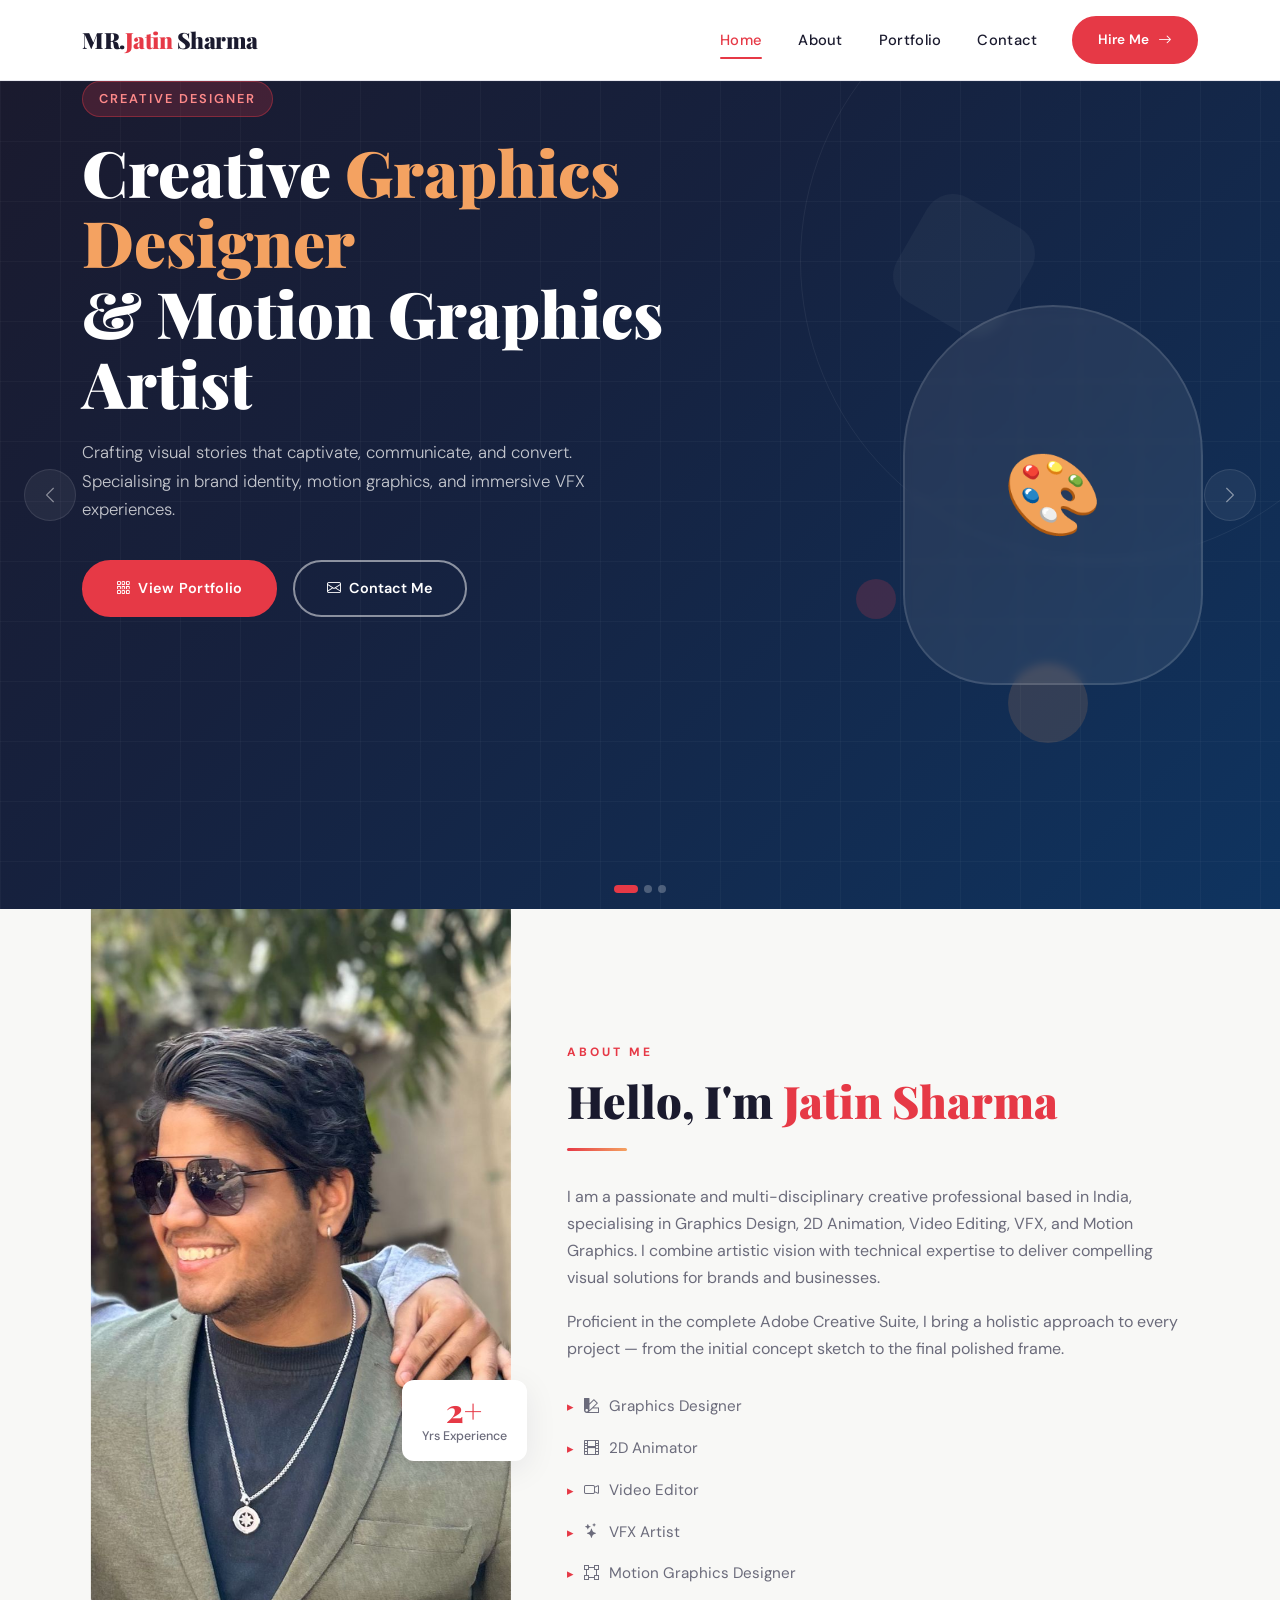
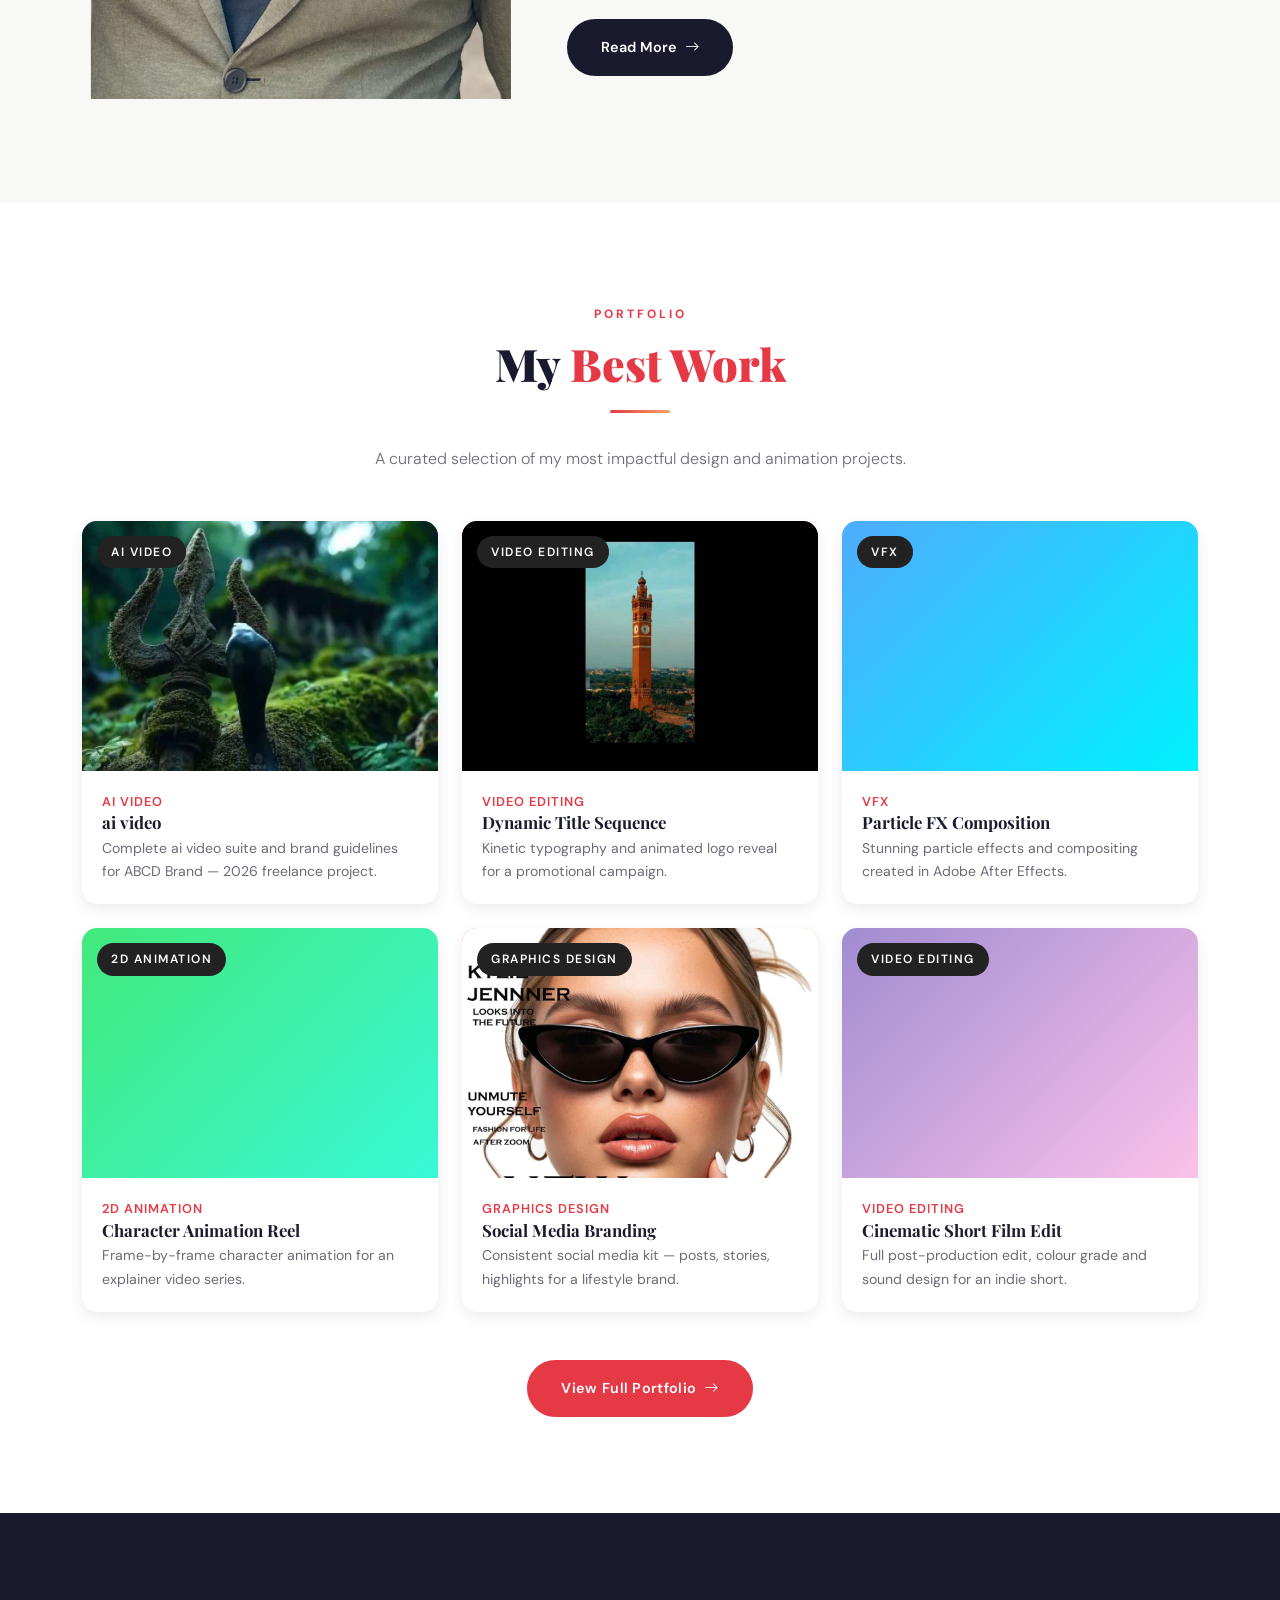
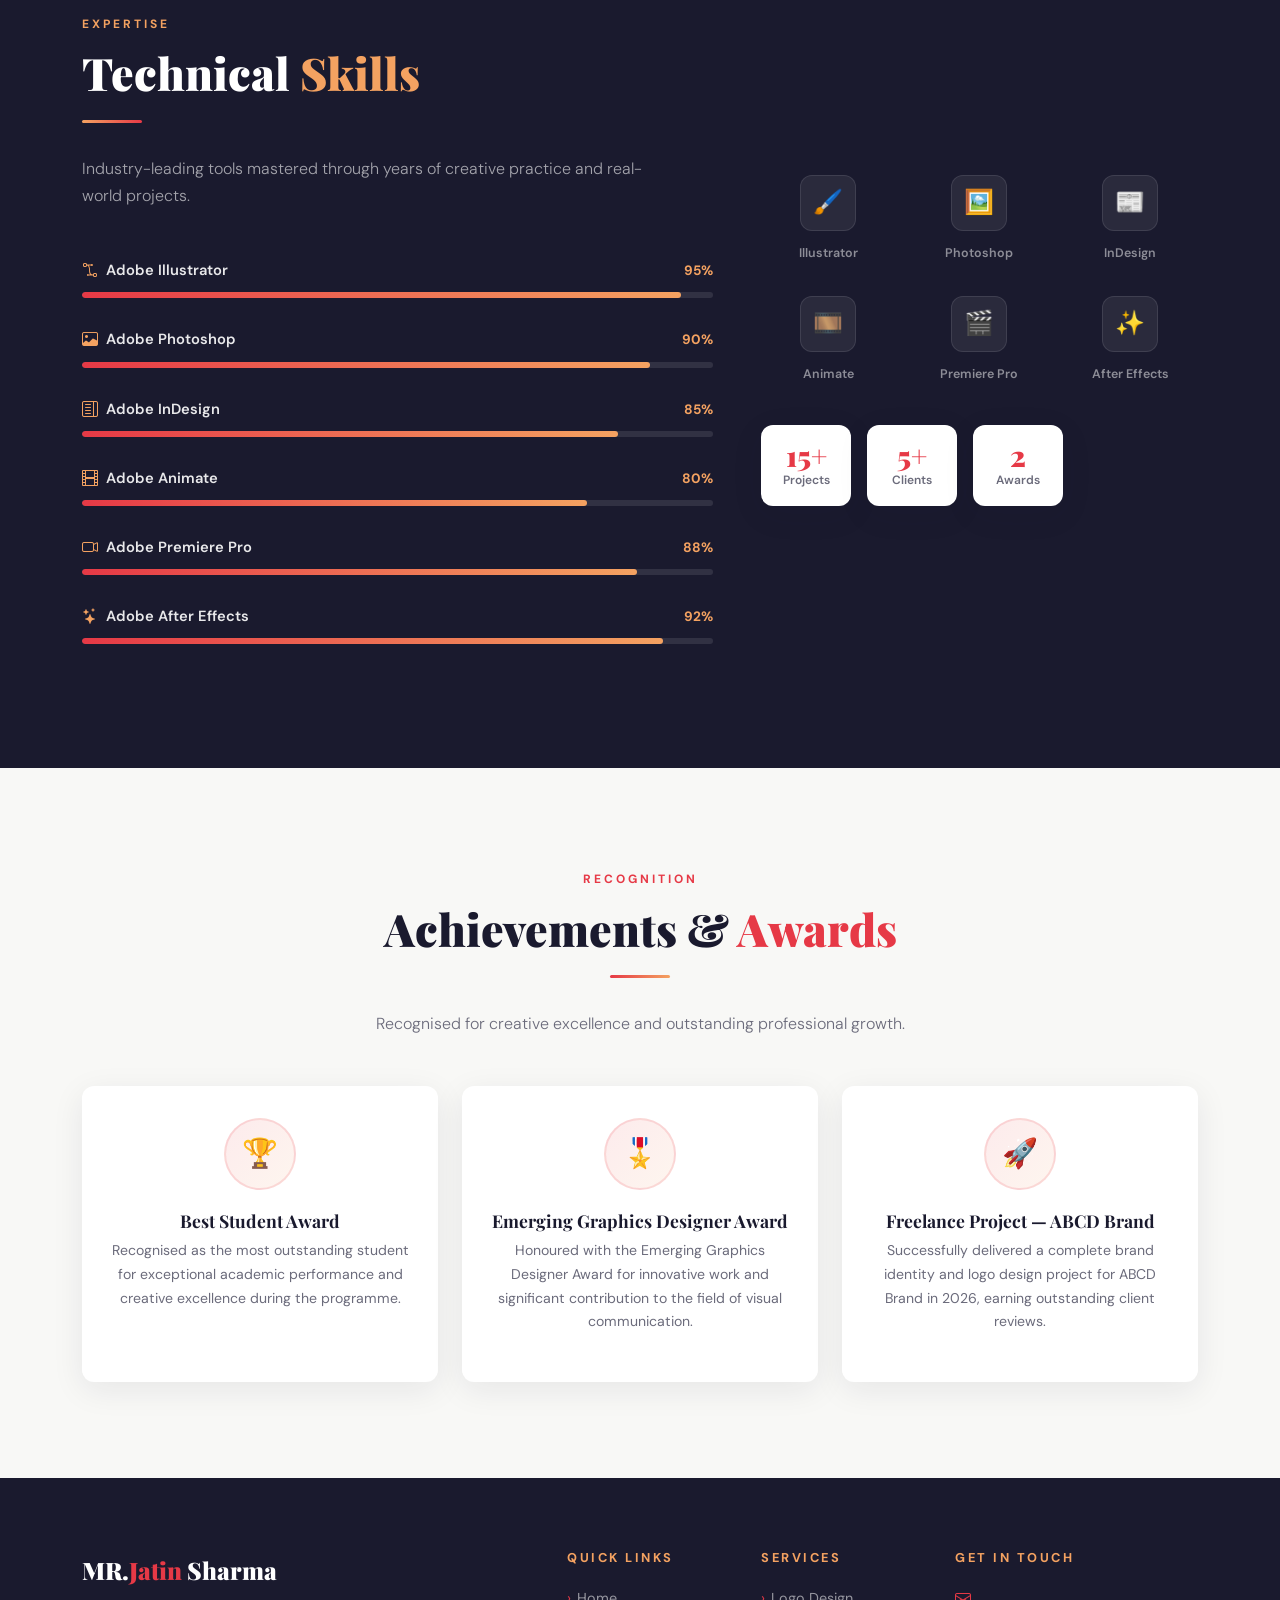
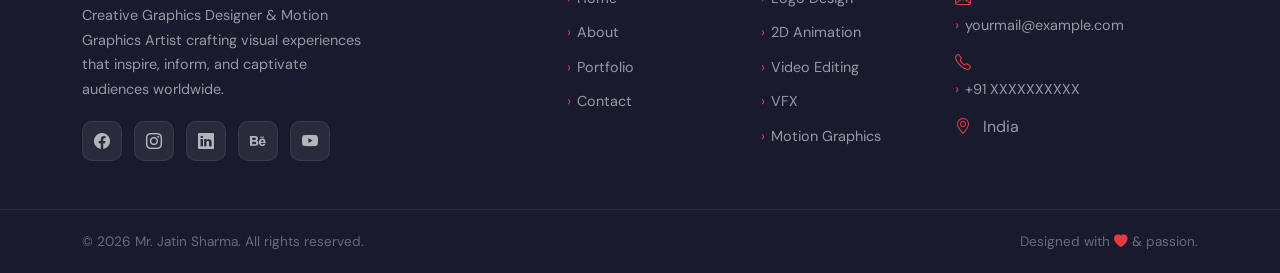
<file: index.html>
<!DOCTYPE html>
<html lang="en">
<head>
  <meta charset="UTF-8" />
  <meta name="viewport" content="width=device-width, initial-scale=1.0" />
  <meta name="description" content="Mr. Jatin Sharma – Creative Graphics Designer, 2D Animator, VFX Artist & Motion Graphics Designer." />
  <title>Mr. Jatin Sharma | Graphics Designer</title>

  <!-- Bootstrap 5 CDN -->
  <link href="https://cdn.jsdelivr.net/npm/bootstrap@5.3.3/dist/css/bootstrap.min.css" rel="stylesheet" />

  <!-- Bootstrap Icons CDN -->
  <link href="https://cdn.jsdelivr.net/npm/bootstrap-icons@1.11.3/font/bootstrap-icons.min.css" rel="stylesheet" />

  <!-- Google Fonts -->
  <link href="https://fonts.googleapis.com/css2?family=Playfair+Display:wght@400;700;900&family=DM+Sans:wght@300;400;500;600&display=swap" rel="stylesheet" />

  <!-- Custom Stylesheet -->
  <link rel="stylesheet" href="style.css" />
</head>
<body>

  <!-- ============================================================
       NAVBAR
       ============================================================ -->
  <nav class="navbar navbar-expand-lg navbar-light">
    <div class="container">

      <!-- Brand / Logo -->
      <a class="navbar-brand" href="index.html">
        MR.<span>Jatin</span>&nbsp;Sharma
      </a>

      <!-- Mobile Toggle -->
      <button class="navbar-toggler" type="button"
              data-bs-toggle="collapse" data-bs-target="#mainNav"
              aria-controls="mainNav" aria-expanded="false" aria-label="Toggle navigation">
        <i class="bi bi-list" style="font-size:1.6rem;color:var(--primary)"></i>
      </button>

      <!-- Nav Links -->
      <div class="collapse navbar-collapse" id="mainNav">
        <ul class="navbar-nav ms-auto align-items-lg-center">
          <li class="nav-item"><a class="nav-link active" href="index.html">Home</a></li>
          <li class="nav-item"><a class="nav-link" href="about.html">About</a></li>
          <li class="nav-item"><a class="nav-link" href="portfolio.html">Portfolio</a></li>
          <li class="nav-item"><a class="nav-link" href="contact.html">Contact</a></li>
        </ul>
        <!-- CTA button in navbar (large screens) -->
        <a href="contact.html" class="btn-primary-custom ms-3 d-none d-lg-inline-flex" style="padding:10px 24px;font-size:.85rem;">
          Hire Me <i class="bi bi-arrow-right"></i>
        </a>
      </div>
    </div>
  </nav>


  <!-- ============================================================
       HERO CAROUSEL
       ============================================================ -->
  <section class="hero-carousel p-0">
    <div id="heroCarousel" class="carousel slide carousel-fade" data-bs-ride="carousel" data-bs-interval="5000">

      <!-- Carousel Indicators -->
      <div class="carousel-indicators">
        <button type="button" data-bs-target="#heroCarousel" data-bs-slide-to="0" class="active"></button>
        <button type="button" data-bs-target="#heroCarousel" data-bs-slide-to="1"></button>
        <button type="button" data-bs-target="#heroCarousel" data-bs-slide-to="2"></button>
      </div>

      <div class="carousel-inner">

        <!-- Slide 1 -->
        <div class="carousel-item active hero-slide hero-slide-1">
          <!-- Floating decorative shapes -->
          <div class="hero-shapes">
            <div class="shape shape-1"></div>
            <div class="shape shape-2"></div>
            <div class="shape shape-3"></div>
          </div>
          <!-- Profile image placeholder -->
          <div class="hero-image-block">
            <div class="hero-img-placeholder">🎨</div>
          </div>
          <!-- Text Content -->
          <div class="container">
            <div class="hero-content">
              <div class="hero-tag">Creative Designer</div>
              <h1 class="hero-heading">
                Creative <em>Graphics Designer</em><br>& Motion Graphics Artist
              </h1>
              <p class="hero-desc">
                Crafting visual stories that captivate, communicate, and convert.
                Specialising in brand identity, motion graphics, and immersive VFX experiences.
              </p>
              <div class="d-flex flex-wrap gap-3 hero-buttons">
                <a href="portfolio.html" class="btn-primary-custom">
                  <i class="bi bi-grid-3x3-gap"></i> View Portfolio
                </a>
                <a href="contact.html" class="btn-outline-custom">
                  <i class="bi bi-envelope"></i> Contact Me
                </a>
              </div>
            </div>
          </div>
        </div><!-- /Slide 1 -->

        <!-- Slide 2 -->
        <div class="carousel-item hero-slide hero-slide-2">
          <div class="hero-shapes">
            <div class="shape shape-1"></div>
            <div class="shape shape-2"></div>
          </div>
          <div class="hero-image-block">
            <div class="hero-img-placeholder">🎬</div>
          </div>
          <div class="container">
            <div class="hero-content">
              <div class="hero-tag">2D Animator & VFX Artist</div>
              <h1 class="hero-heading">
                Bringing <em>Ideas to Life</em><br>Through Animation
              </h1>
              <p class="hero-desc">
                From 2D frame-by-frame animation to cinematic VFX compositing —
                transforming raw concepts into breathtaking visual experiences.
              </p>
              <div class="d-flex flex-wrap gap-3 hero-buttons">
                <a href="portfolio.html" class="btn-primary-custom">
                  <i class="bi bi-play-circle"></i> See My Work
                </a>
                <a href="about.html" class="btn-outline-custom">
                  <i class="bi bi-person"></i> About Me
                </a>
              </div>
            </div>
          </div>
        </div><!-- /Slide 2 -->

        <!-- Slide 3 -->
        <div class="carousel-item hero-slide hero-slide-3">
          <div class="hero-shapes">
            <div class="shape shape-3"></div>
            <div class="shape shape-1"></div>
          </div>
          <div class="hero-image-block">
            <div class="hero-img-placeholder">✂️</div>
          </div>
          <div class="container">
            <div class="hero-content">
              <div class="hero-tag">Video Editor</div>
              <h1 class="hero-heading">
                Editing Stories<br>With <em>Precision & Passion</em>
              </h1>
              <p class="hero-desc">
                Expert video editing and colour grading in Adobe Premiere Pro and After Effects —
                giving your brand the cinematic edge it deserves.
              </p>
              <div class="d-flex flex-wrap gap-3 hero-buttons">
                <a href="portfolio.html" class="btn-primary-custom">
                  <i class="bi bi-camera-video"></i> Watch Reels
                </a>
                <a href="contact.html" class="btn-outline-custom">
                  <i class="bi bi-chat-dots"></i> Let's Talk
                </a>
              </div>
            </div>
          </div>
        </div><!-- /Slide 3 -->

      </div><!-- /carousel-inner -->

      <!-- Carousel Controls -->
      <button class="carousel-control-prev" type="button" data-bs-target="#heroCarousel" data-bs-slide="prev">
        <span class="carousel-control-prev-icon"></span>
      </button>
      <button class="carousel-control-next" type="button" data-bs-target="#heroCarousel" data-bs-slide="next">
        <span class="carousel-control-next-icon"></span>
      </button>

    </div>
  </section><!-- /Hero Carousel -->


  <!-- ============================================================
       ABOUT PREVIEW SECTION
       ============================================================ -->
  <section class="about-preview">
    <div class="container">
      <div class="row align-items-center g-5">

        <!-- Image Column -->
        <div class="col-lg-5 text-center">
          <div class="about-img-wrap">
            <!-- Profile image placeholder (replace src with actual image) -->
            <div class="about-img-placeholder">
              <img src="images/PORTFOLIO IMAGE.jpeg" alt="Profile Image" class="img-fluid">
            </div>
            <!-- Experience badge -->
            <div class="about-badge">
              <div class="badge-num">2+</div>
              <div class="badge-label">Yrs Experience</div>
            </div>
          </div>
        </div>

        <!-- Text Column -->
        <div class="col-lg-7">
          <div class="section-tag">About Me</div>
          <h2 class="section-title">Hello, I'm <span>Jatin Sharma</span></h2>
          <div class="divider"></div>

          <p class="mb-3" style="color:var(--text-muted)">
            I am a passionate and multi-disciplinary creative professional based in India, specialising in
            Graphics Design, 2D Animation, Video Editing, VFX, and Motion Graphics. I combine artistic
            vision with technical expertise to deliver compelling visual solutions for brands and businesses.
          </p>
          <p class="mb-4" style="color:var(--text-muted)">
            Proficient in the complete Adobe Creative Suite, I bring a holistic approach to every project —
            from the initial concept sketch to the final polished frame.
          </p>

          <!-- Profession tags -->
          <ul class="list-unstyled about-list mb-4">
            <li><i class="bi bi-palette2"></i> Graphics Designer</li>
            <li><i class="bi bi-film"></i> 2D Animator</li>
            <li><i class="bi bi-camera-video"></i> Video Editor</li>
            <li><i class="bi bi-stars"></i> VFX Artist</li>
            <li><i class="bi bi-bounding-box"></i> Motion Graphics Designer</li>
          </ul>

          <a href="about.html" class="btn-dark-custom">
            Read More <i class="bi bi-arrow-right"></i>
          </a>
        </div>

      </div>
    </div>
  </section><!-- /About Preview -->


  <!-- ============================================================
       MY BEST WORK SECTION
       ============================================================ -->
  <section>
    <div class="container">
      <!-- Section Header -->
      <div class="text-center mb-5">
        <div class="section-tag">Portfolio</div>
        <h2 class="section-title">My <span>Best Work</span></h2>
        <div class="divider center"></div>
        <p class="section-subtitle mx-auto">A curated selection of my most impactful design and animation projects.</p>
      </div>

      <!-- Work Cards Grid -->
      <div class="row g-4">

        <!-- Card 1 — Logo Design -->
        <div class="col-sm-6 col-lg-4">
          <div class="work-card card h-100">
            <div class="work-img">
              <div class="work-img-placeholder work-g1">
			    <img src="images/ai.jpeg" alt=""/> 
              </div>
              <span class="overlay-tag">ai video</span>
            </div>
            <div class="card-body">
              <div class="card-category">ai video</div>
              <h5 class="card-title">ai video </h5>
              <p class="card-text" style="font-size:.88rem;color:var(--text-muted)">
                Complete ai video suite and brand guidelines for ABCD Brand — 2026 freelance project.
              </p>
            </div>
          </div>
        </div>

        <!-- Card 2 — Motion Graphics -->
        <div class="col-sm-6 col-lg-4">
          <div class="work-card card h-100">
            <div class="work-img">
              <div class="work-img-placeholder work-g2">
              <img src="images/buil.jpeg" alt=""/> </div>
              <span class="overlay-tag">video editing</span>
            </div>
            <div class="card-body">
              <div class="card-category">video editing</div>
              <h5 class="card-title">Dynamic Title Sequence</h5>
              <p class="card-text" style="font-size:.88rem;color:var(--text-muted)">
                Kinetic typography and animated logo reveal for a promotional campaign.
              </p>
            </div>
          </div>
        </div>

        <!-- Card 3 — VFX -->
        <div class="col-sm-6 col-lg-4">
          <div class="work-card card h-100">
            <div class="work-img">
              <div class="work-img-placeholder work-g3">
                <video autoplay muted loop playsinline>
        <source src="images/Comp 1.mp4" type="video/mp4">
    </video>
              </div>
              <span class="overlay-tag">VFX</span>
            </div>
            <div class="card-body">
              <div class="card-category">VFX</div>
              <h5 class="card-title">Particle FX Composition</h5>
              <p class="card-text" style="font-size:.88rem;color:var(--text-muted)">
                Stunning particle effects and compositing created in Adobe After Effects.
              </p>
            </div>
          </div>
        </div>

        <!-- Card 4 — 2D Animation -->
        <div class="col-sm-6 col-lg-4">
          <div class="work-card card h-100">
            <div class="work-img">
              <div class="work-img-placeholder work-g4">
                 <video autoplay muted loop playsinline>
        <source src="images/2d.mp4" type="video/mp4">
    </video>

              </div>
              <span class="overlay-tag">2D Animation</span>
            </div>
            <div class="card-body">
              <div class="card-category">2D Animation</div>
              <h5 class="card-title">Character Animation Reel</h5>
              <p class="card-text" style="font-size:.88rem;color:var(--text-muted)">
                Frame-by-frame character animation for an explainer video series.
              </p>
            </div>
          </div>
        </div>

        <!-- Card 5 — Social Media -->
        <div class="col-sm-6 col-lg-4">
          <div class="work-card card h-100">
            <div class="work-img">
              <div class="work-img-placeholder work-g5">
              <img src="images/vogue.jpeg" alt="" height="500" width="100%"/> </div>
              <span class="overlay-tag">Graphics Design</span>
            </div>
            <div class="card-body">
              <div class="card-category">Graphics Design</div>
              <h5 class="card-title">Social Media Branding</h5>
              <p class="card-text" style="font-size:.88rem;color:var(--text-muted)">
                Consistent social media kit — posts, stories, highlights for a lifestyle brand.
              </p>
            </div>
          </div>
        </div>

        <!-- Card 6 — Video Editing -->
        <div class="col-sm-6 col-lg-4">
          <div class="work-card card h-100">
            <div class="work-img">
              <div class="work-img-placeholder work-g6">
                 <video autoplay muted loop playsinline>
        <source src="images/WhatsApp Video 2026-05-29 at 14.20.06.mp4" type="video/mp4">
    </video>
              </div>
              <span class="overlay-tag">Video Editing</span>
            </div>
            <div class="card-body">
              <div class="card-category">Video Editing</div>
              <h5 class="card-title">Cinematic Short Film Edit</h5>
              <p class="card-text" style="font-size:.88rem;color:var(--text-muted)">
                Full post-production edit, colour grade and sound design for an indie short.
              </p>
            </div>
          </div>
        </div>

      </div><!-- /row -->

      <!-- View All Button -->
      <div class="text-center mt-5">
        <a href="portfolio.html" class="btn-primary-custom">
          View Full Portfolio <i class="bi bi-arrow-right"></i>
        </a>
      </div>

    </div>
  </section><!-- /Best Work -->


  <!-- ============================================================
       TECHNICAL SKILLS SECTION
       ============================================================ -->
  <section class="skills-section">
    <div class="container">
      <div class="row g-5 align-items-center">

        <!-- Left: skill bars -->
        <div class="col-lg-7">
          <div class="section-tag">Expertise</div>
          <h2 class="section-title" style="color:#fff;">Technical <span style="color:var(--accent2)">Skills</span></h2>
          <div class="divider"></div>
          <p class="section-subtitle mb-5">
            Industry-leading tools mastered through years of creative practice and real-world projects.
          </p>

          <!-- Skill: Illustrator -->
          <div class="skill-item">
            <div class="skill-label">
              <span class="skill-name"><i class="bi bi-bezier2"></i> Adobe Illustrator</span>
              <span class="skill-percent">95%</span>
            </div>
            <div class="skill-bar-bg">
              <div class="skill-bar-fill" style="width:95%"></div>
            </div>
          </div>

          <!-- Skill: Photoshop -->
          <div class="skill-item">
            <div class="skill-label">
              <span class="skill-name"><i class="bi bi-image"></i> Adobe Photoshop</span>
              <span class="skill-percent">90%</span>
            </div>
            <div class="skill-bar-bg">
              <div class="skill-bar-fill" style="width:90%"></div>
            </div>
          </div>

          <!-- Skill: InDesign -->
          <div class="skill-item">
            <div class="skill-label">
              <span class="skill-name"><i class="bi bi-layout-text-sidebar"></i> Adobe InDesign</span>
              <span class="skill-percent">85%</span>
            </div>
            <div class="skill-bar-bg">
              <div class="skill-bar-fill" style="width:85%"></div>
            </div>
          </div>

          <!-- Skill: Animate -->
          <div class="skill-item">
            <div class="skill-label">
              <span class="skill-name"><i class="bi bi-film"></i> Adobe Animate</span>
              <span class="skill-percent">80%</span>
            </div>
            <div class="skill-bar-bg">
              <div class="skill-bar-fill" style="width:80%"></div>
            </div>
          </div>

          <!-- Skill: Premiere Pro -->
          <div class="skill-item">
            <div class="skill-label">
              <span class="skill-name"><i class="bi bi-camera-video"></i> Adobe Premiere Pro</span>
              <span class="skill-percent">88%</span>
            </div>
            <div class="skill-bar-bg">
              <div class="skill-bar-fill" style="width:88%"></div>
            </div>
          </div>

          <!-- Skill: After Effects -->
          <div class="skill-item">
            <div class="skill-label">
              <span class="skill-name"><i class="bi bi-stars"></i> Adobe After Effects</span>
              <span class="skill-percent">92%</span>
            </div>
            <div class="skill-bar-bg">
              <div class="skill-bar-fill" style="width:92%"></div>
            </div>
          </div>

        </div><!-- /left col -->

        <!-- Right: skill icon grid -->
        <div class="col-lg-5">
          <div class="row g-3">
            <div class="col-4 text-center">
              <div class="skill-icon-box">🖌️</div>
              <p style="font-size:.78rem;color:rgba(255,255,255,.5);font-weight:600;">Illustrator</p>
            </div>
            <div class="col-4 text-center">
              <div class="skill-icon-box">🖼️</div>
              <p style="font-size:.78rem;color:rgba(255,255,255,.5);font-weight:600;">Photoshop</p>
            </div>
            <div class="col-4 text-center">
              <div class="skill-icon-box">📰</div>
              <p style="font-size:.78rem;color:rgba(255,255,255,.5);font-weight:600;">InDesign</p>
            </div>
            <div class="col-4 text-center">
              <div class="skill-icon-box">🎞️</div>
              <p style="font-size:.78rem;color:rgba(255,255,255,.5);font-weight:600;">Animate</p>
            </div>
            <div class="col-4 text-center">
              <div class="skill-icon-box">🎬</div>
              <p style="font-size:.78rem;color:rgba(255,255,255,.5);font-weight:600;">Premiere Pro</p>
            </div>
            <div class="col-4 text-center">
              <div class="skill-icon-box">✨</div>
              <p style="font-size:.78rem;color:rgba(255,255,255,.5);font-weight:600;">After Effects</p>
            </div>
          </div>

          <!-- Stats pills -->
          <div class="d-flex gap-3 mt-4 flex-wrap">
            <div class="count-pill">
              <span class="num">15+</span>
              <span class="lbl">Projects</span>
            </div>
            <div class="count-pill">
              <span class="num">5+</span>
              <span class="lbl">Clients</span>
            </div>
            <div class="count-pill">
              <span class="num">2</span>
              <span class="lbl">Awards</span>
            </div>
          </div>
        </div><!-- /right col -->

      </div>
    </div>
  </section><!-- /Skills -->


  <!-- ============================================================
       ACHIEVEMENTS SECTION
       ============================================================ -->
  <section class="bg-light-custom">
    <div class="container">
      <!-- Section Header -->
      <div class="text-center mb-5">
        <div class="section-tag">Recognition</div>
        <h2 class="section-title">Achievements & <span>Awards</span></h2>
        <div class="divider center"></div>
        <p class="section-subtitle mx-auto">Recognised for creative excellence and outstanding professional growth.</p>
      </div>

      <div class="row g-4 justify-content-center">

        <!-- Achievement 1 -->
        <div class="col-sm-6 col-lg-4">
          <div class="achievement-card h-100">
            <div class="achievement-icon">🏆</div>
            <h5 class="achievement-title">Best Student Award</h5>
            <p class="achievement-desc">
              Recognised as the most outstanding student for exceptional academic
              performance and creative excellence during the programme.
            </p>
          </div>
        </div>

        <!-- Achievement 2 -->
        <div class="col-sm-6 col-lg-4">
          <div class="achievement-card h-100">
            <div class="achievement-icon">🎖️</div>
            <h5 class="achievement-title">Emerging Graphics Designer Award</h5>
            <p class="achievement-desc">
              Honoured with the Emerging Graphics Designer Award for innovative work
              and significant contribution to the field of visual communication.
            </p>
          </div>
        </div>

        <!-- Achievement 3 — Freelance milestone -->
        <div class="col-sm-6 col-lg-4">
          <div class="achievement-card h-100">
            <div class="achievement-icon">🚀</div>
            <h5 class="achievement-title">Freelance Project — ABCD Brand</h5>
            <p class="achievement-desc">
              Successfully delivered a complete brand identity and logo design project
              for ABCD Brand in 2026, earning outstanding client reviews.
            </p>
          </div>
        </div>

      </div>
    </div>
  </section><!-- /Achievements -->


  <!-- ============================================================
       FOOTER
       ============================================================ -->
  <footer>
    <div class="container">
      <div class="row g-5">

        <!-- Brand column -->
        <div class="col-lg-4">
          <div class="footer-brand">MR.<span>Jatin</span> Sharma</div>
          <p class="footer-desc">
            Creative Graphics Designer & Motion Graphics Artist crafting visual
            experiences that inspire, inform, and captivate audiences worldwide.
          </p>
          <!-- Social icons -->
          <div class="footer-social">
            <a href="#" title="Facebook"><i class="bi bi-facebook"></i></a>
            <a href="#" title="Instagram"><i class="bi bi-instagram"></i></a>
            <a href="#" title="LinkedIn"><i class="bi bi-linkedin"></i></a>
            <a href="#" title="Behance"><i class="bi bi-behance"></i></a>
            <a href="#" title="YouTube"><i class="bi bi-youtube"></i></a>
          </div>
        </div>

        <!-- Quick Links -->
        <div class="col-sm-6 col-lg-2 offset-lg-1">
          <h6 class="footer-heading">Quick Links</h6>
          <ul class="footer-links">
            <li><a href="index.html">Home</a></li>
            <li><a href="about.html">About</a></li>
            <li><a href="portfolio.html">Portfolio</a></li>
            <li><a href="contact.html">Contact</a></li>
          </ul>
        </div>

        <!-- Services -->
        <div class="col-sm-6 col-lg-2">
          <h6 class="footer-heading">Services</h6>
          <ul class="footer-links">
            <li><a href="#">Logo Design</a></li>
            <li><a href="#">2D Animation</a></li>
            <li><a href="#">Video Editing</a></li>
            <li><a href="#">VFX</a></li>
            <li><a href="#">Motion Graphics</a></li>
          </ul>
        </div>

        <!-- Contact Info -->
        <div class="col-lg-3">
          <h6 class="footer-heading">Get In Touch</h6>
          <ul class="footer-links">
            <li style="margin-bottom:12px">
              <i class="bi bi-envelope" style="color:var(--accent);margin-right:8px"></i>
              <a href="mailto:yourmail@example.com" style="padding-left:0">yourmail@example.com</a>
            </li>
            <li style="margin-bottom:12px">
              <i class="bi bi-telephone" style="color:var(--accent);margin-right:8px"></i>
              <a href="tel:+91XXXXXXXXXX" style="padding-left:0">+91 XXXXXXXXXX</a>
            </li>
            <li>
              <i class="bi bi-geo-alt" style="color:var(--accent);margin-right:8px"></i>
              <span style="color:rgba(255,255,255,.55)">India</span>
            </li>
          </ul>
        </div>

      </div><!-- /row -->
    </div>

    <!-- Footer Bottom -->
    <div class="footer-bottom">
      <div class="container d-flex flex-wrap justify-content-between align-items-center gap-2">
        <p class="mb-0">&copy; 2026 Mr. Jatin Sharma. All rights reserved.</p>
        <p class="mb-0">Designed with <i class="bi bi-heart-fill" style="color:var(--accent)"></i> &amp; passion.</p>
      </div>
    </div>
  </footer>


  <!-- Bootstrap 5 JS Bundle -->
  <script src="https://cdn.jsdelivr.net/npm/bootstrap@5.3.3/dist/js/bootstrap.bundle.min.js"></script>
</body>
</html>
</file>
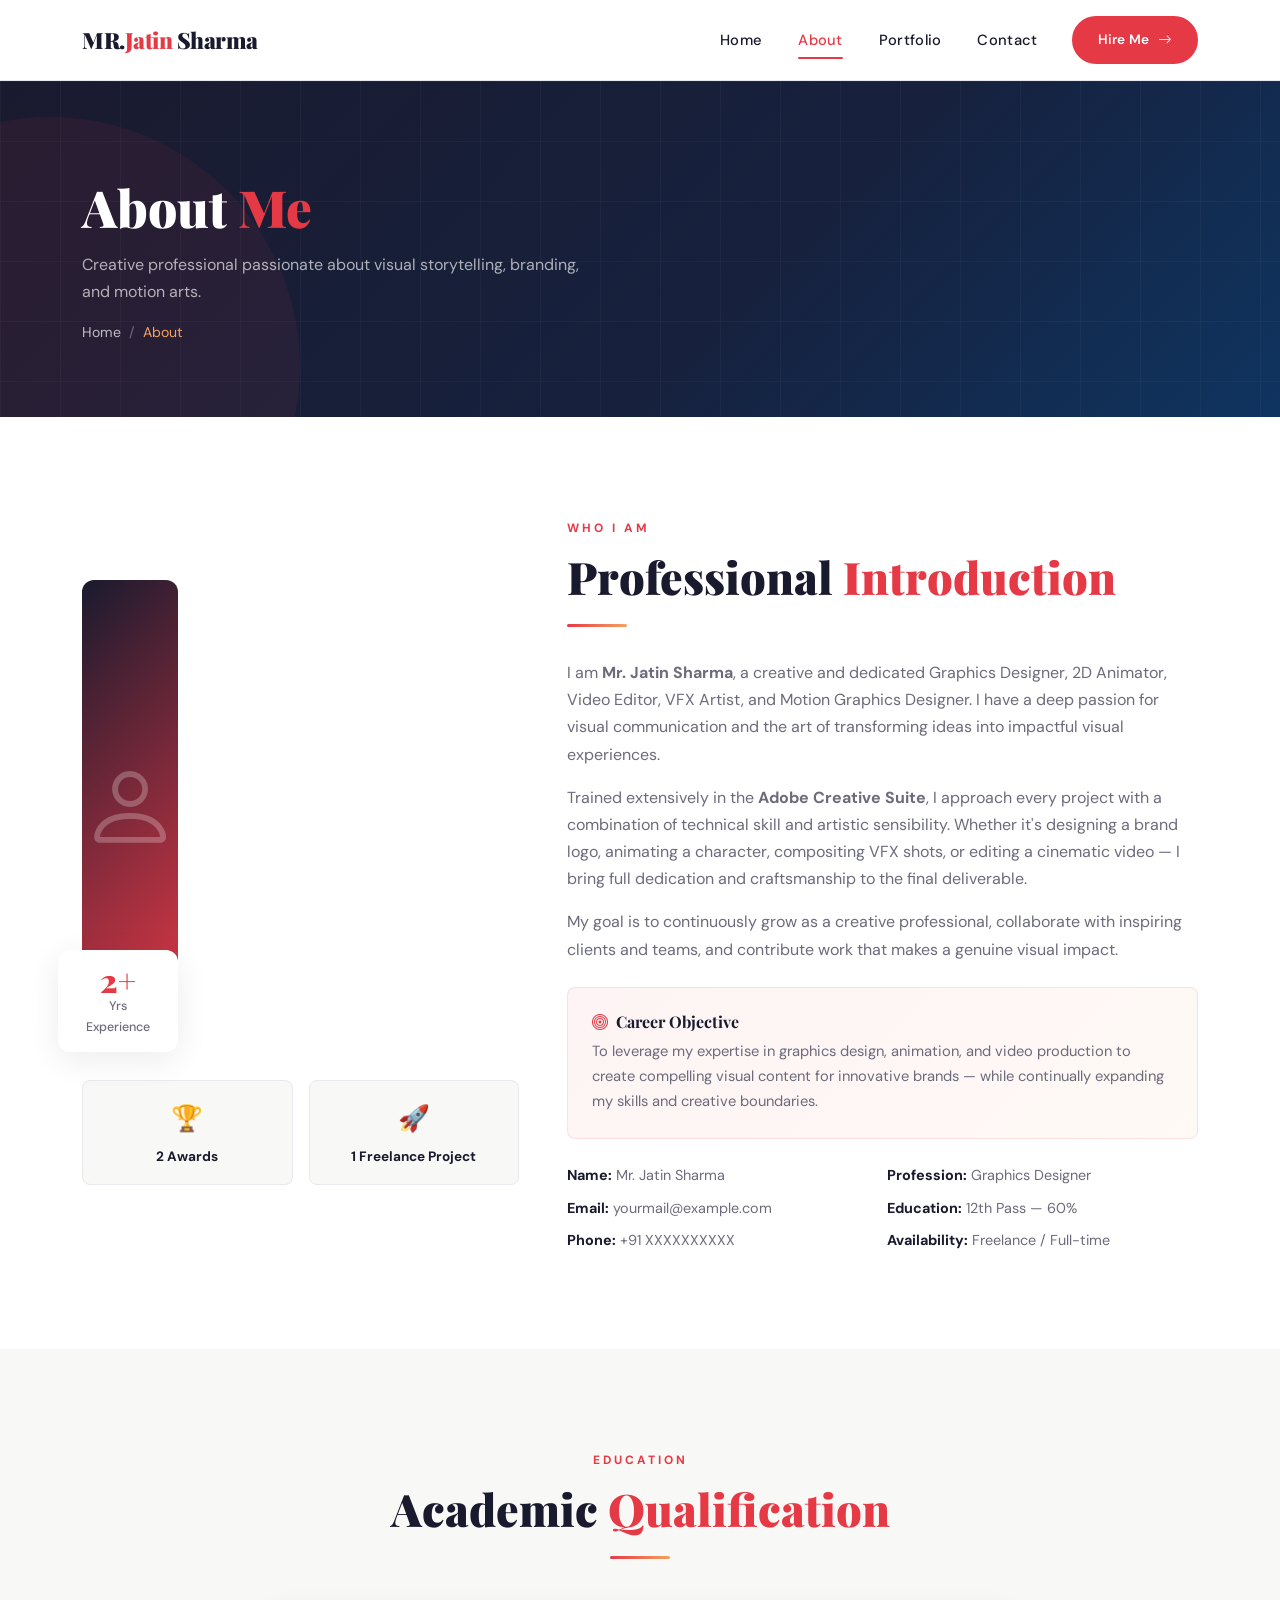
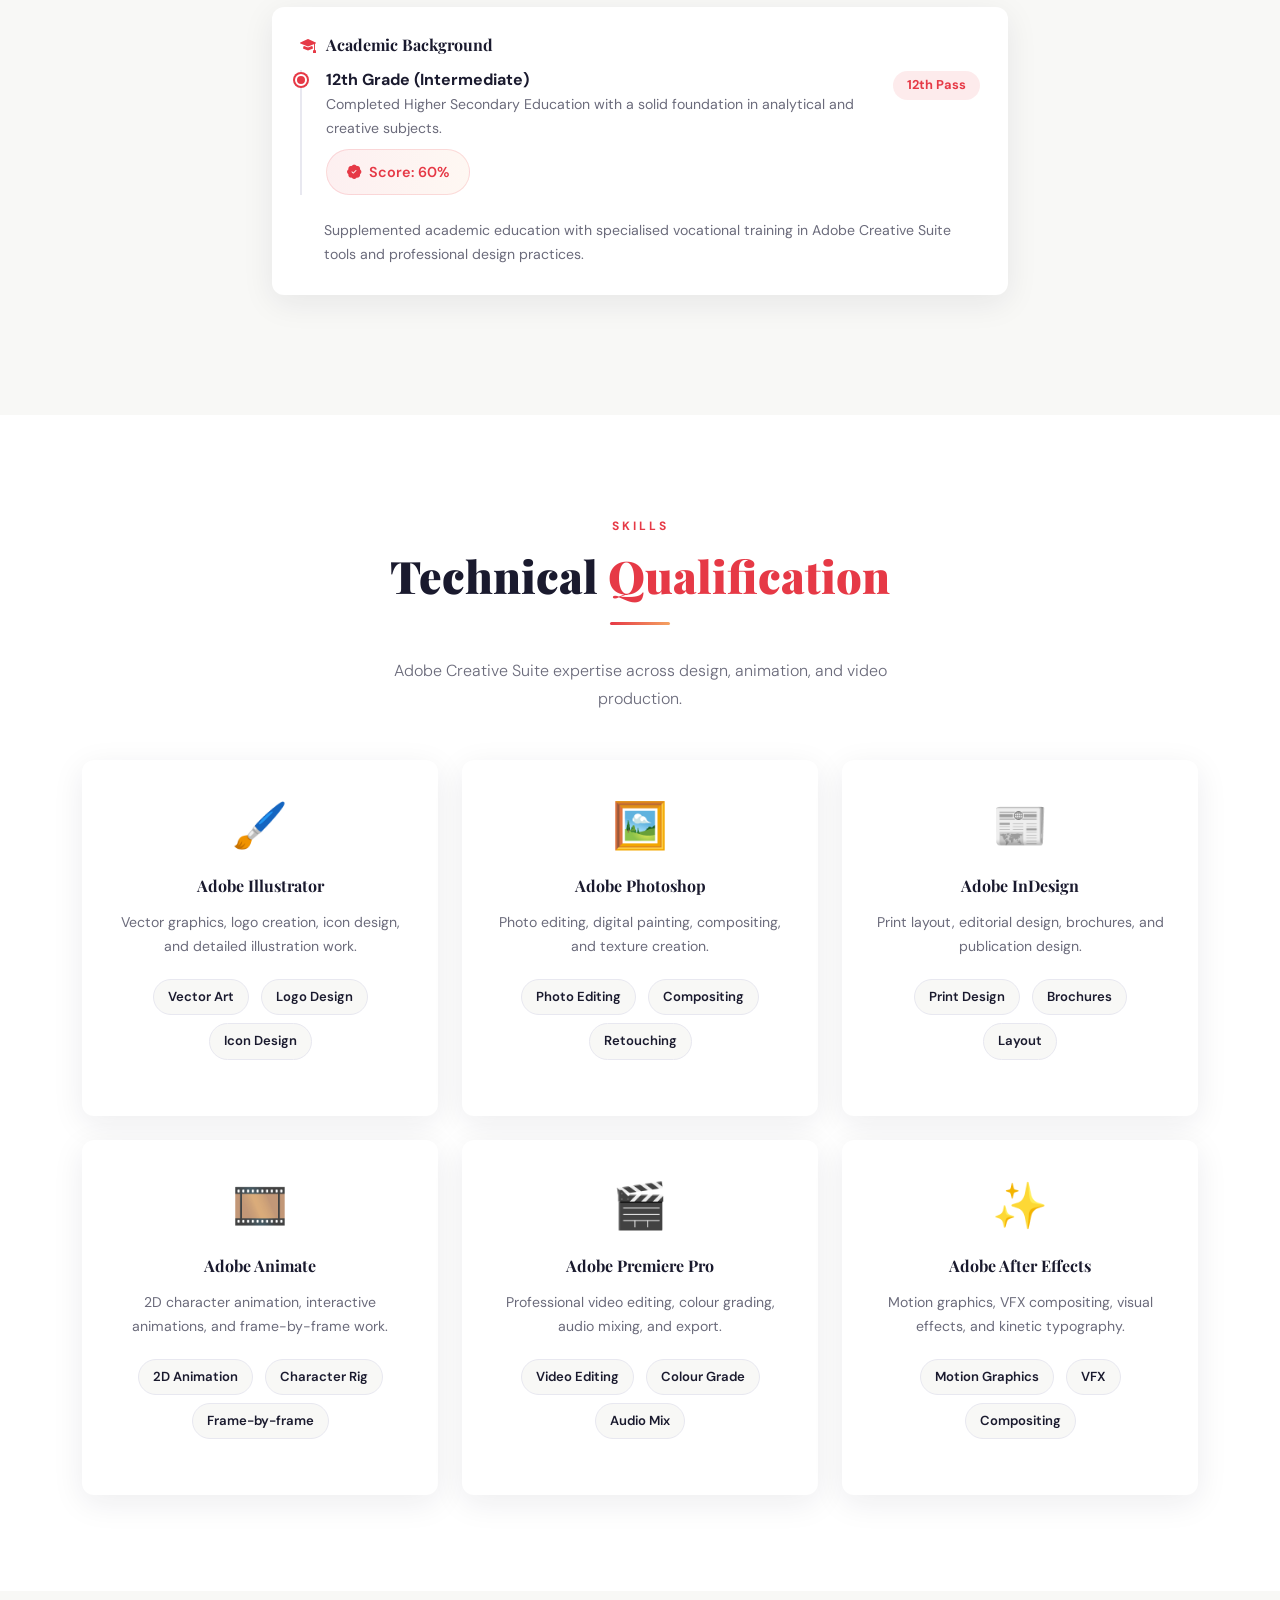
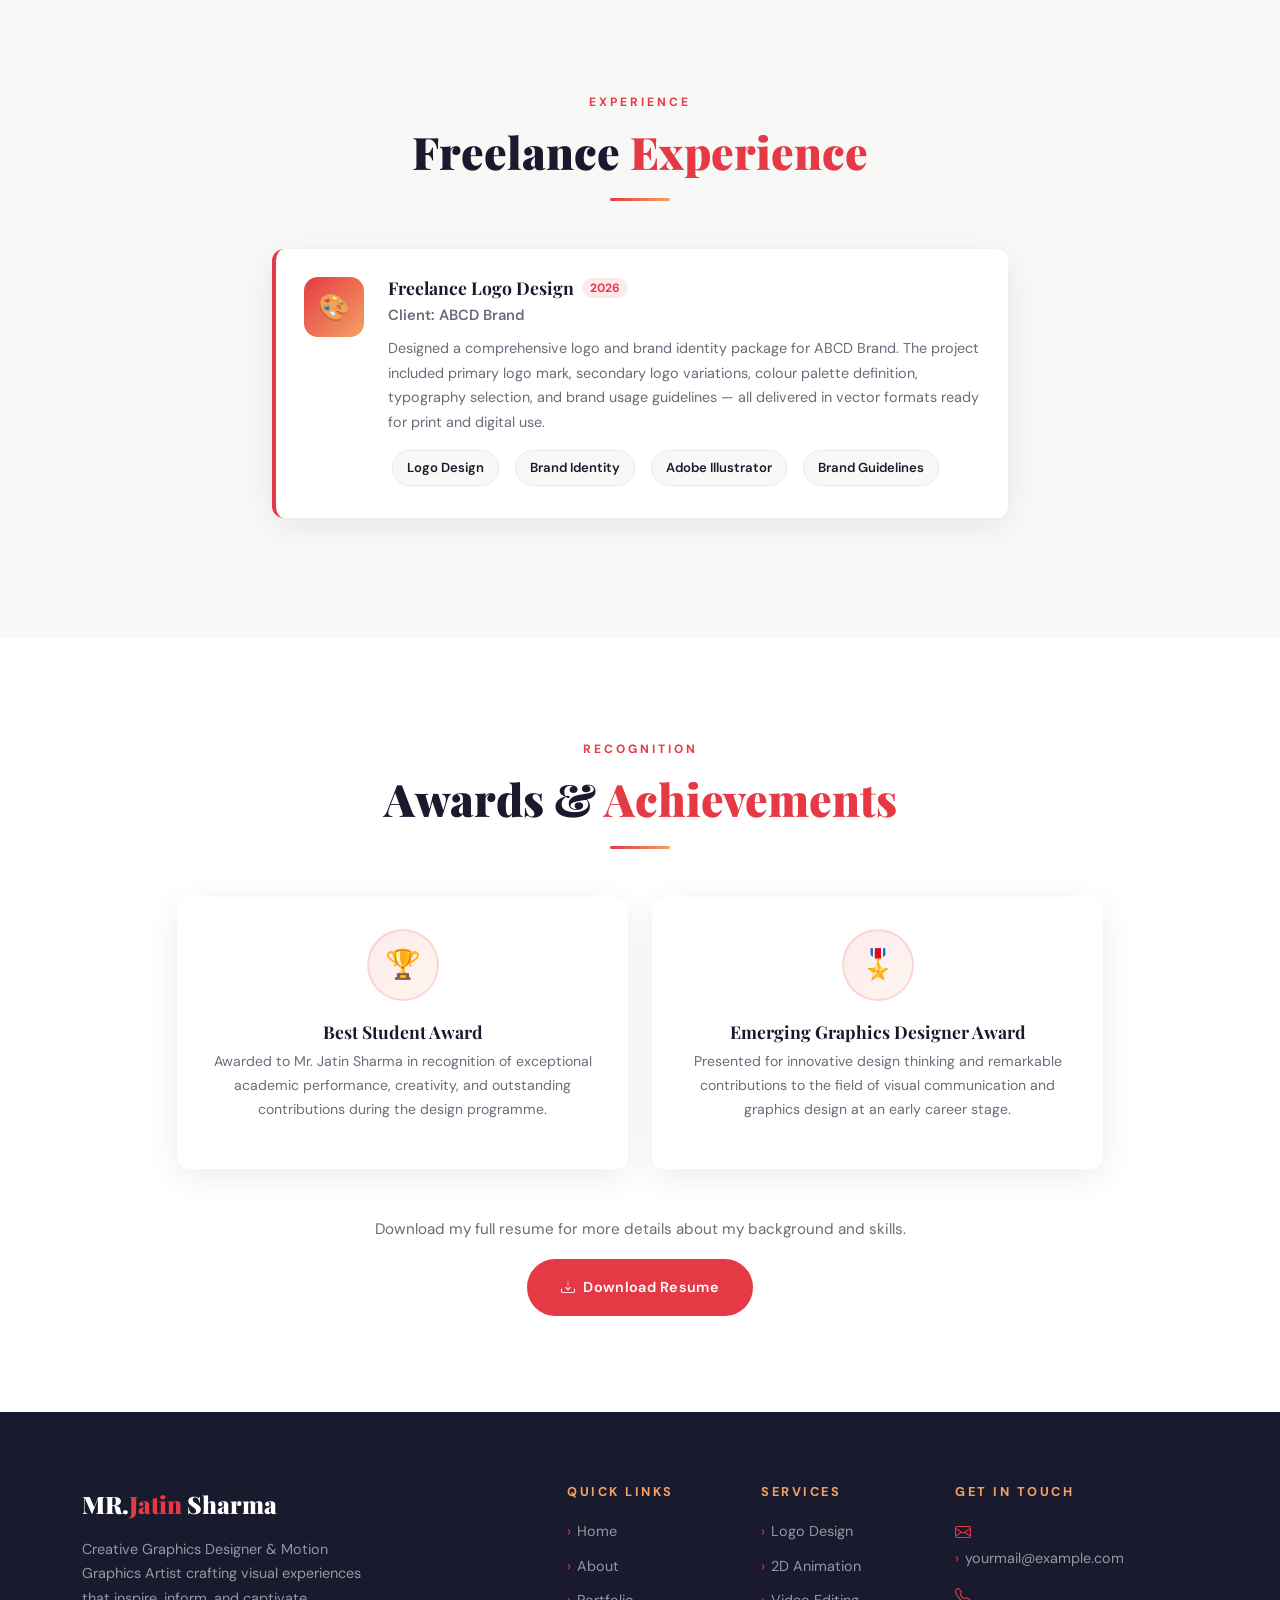
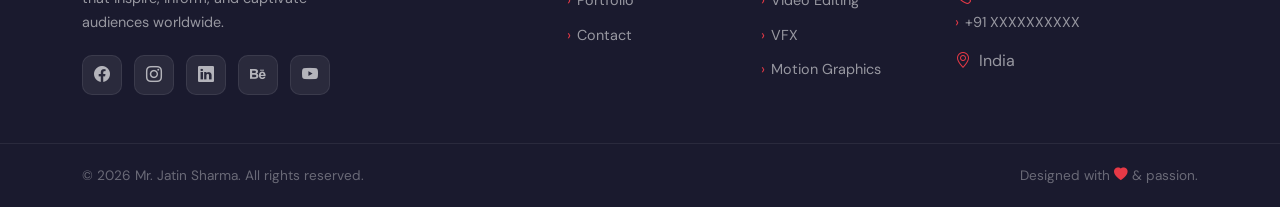
<file: about.html>
<!DOCTYPE html>
<html lang="en">
<head>
  <meta charset="UTF-8" />
  <meta name="viewport" content="width=device-width, initial-scale=1.0" />
  <meta name="description" content="About Mr. Jatin Sharma – Graphics Designer, Animator, VFX Artist." />
  <title>About | Mr. Jatin Sharma</title>

  <link href="https://cdn.jsdelivr.net/npm/bootstrap@5.3.3/dist/css/bootstrap.min.css" rel="stylesheet" />
  <link href="https://cdn.jsdelivr.net/npm/bootstrap-icons@1.11.3/font/bootstrap-icons.min.css" rel="stylesheet" />
  <link href="https://fonts.googleapis.com/css2?family=Playfair+Display:wght@400;700;900&family=DM+Sans:wght@300;400;500;600&display=swap" rel="stylesheet" />
  <link rel="stylesheet" href="style.css" />
</head>
<body>

  <!-- ============================================================
       NAVBAR
       ============================================================ -->
  <nav class="navbar navbar-expand-lg navbar-light">
    <div class="container">
      <a class="navbar-brand" href="index.html">MR.<span>Jatin</span>&nbsp;Sharma</a>
      <button class="navbar-toggler" type="button"
              data-bs-toggle="collapse" data-bs-target="#mainNav"
              aria-controls="mainNav" aria-expanded="false" aria-label="Toggle navigation">
        <i class="bi bi-list" style="font-size:1.6rem;color:var(--primary)"></i>
      </button>
      <div class="collapse navbar-collapse" id="mainNav">
        <ul class="navbar-nav ms-auto align-items-lg-center">
          <li class="nav-item"><a class="nav-link" href="index.html">Home</a></li>
          <li class="nav-item"><a class="nav-link active" href="about.html">About</a></li>
          <li class="nav-item"><a class="nav-link" href="portfolio.html">Portfolio</a></li>
          <li class="nav-item"><a class="nav-link" href="contact.html">Contact</a></li>
        </ul>
        <a href="contact.html" class="btn-primary-custom ms-3 d-none d-lg-inline-flex" style="padding:10px 24px;font-size:.85rem;">
          Hire Me <i class="bi bi-arrow-right"></i>
        </a>
      </div>
    </div>
  </nav>


  <!-- ============================================================
       PAGE BANNER
       ============================================================ -->
  <section class="page-banner">
    <div class="container page-banner-content">
      <div class="row align-items-center">
        <div class="col-lg-8">
          <h1>About <span>Me</span></h1>
          <p style="color:rgba(255,255,255,.65);max-width:520px;margin-bottom:16px;">
            Creative professional passionate about visual storytelling, branding, and motion arts.
          </p>
          <!-- Breadcrumb -->
          <nav aria-label="breadcrumb">
            <ol class="breadcrumb">
              <li class="breadcrumb-item"><a href="index.html">Home</a></li>
              <li class="breadcrumb-item active">About</li>
            </ol>
          </nav>
        </div>
      </div>
    </div>
  </section><!-- /Page Banner -->


  <!-- ============================================================
       ABOUT ME SECTION
       ============================================================ -->
  <section>
    <div class="container">
      <div class="row align-items-center g-5">

        <!-- Image & Quick Facts -->
        <div class="col-lg-5">
          <div class="about-img-wrap text-center">
            <!-- Profile image placeholder -->
            <div class="about-img-placeholder mx-auto" style="border-radius:var(--radius);max-width:380px;height:460px;">
              <i class="bi bi-person" style="font-size:6rem;color:rgba(255,255,255,.25)"></i>
            </div>
            <div class="about-badge" style="right:0;bottom:-12px;">
              <div class="badge-num">2+</div>
              <div class="badge-label">Yrs Experience</div>
            </div>
          </div>

          <!-- Quick info cards below image -->
          <div class="row g-3 mt-4">
            <div class="col-6">
              <div class="p-3 rounded-3 text-center" style="background:var(--light-bg);border:1px solid var(--border);">
                <div style="font-size:1.6rem;margin-bottom:4px;">🏆</div>
                <div style="font-weight:700;font-size:.85rem;color:var(--primary);">2 Awards</div>
              </div>
            </div>
            <div class="col-6">
              <div class="p-3 rounded-3 text-center" style="background:var(--light-bg);border:1px solid var(--border);">
                <div style="font-size:1.6rem;margin-bottom:4px;">🚀</div>
                <div style="font-weight:700;font-size:.85rem;color:var(--primary);">1 Freelance Project</div>
              </div>
            </div>
          </div>
        </div>

        <!-- Detailed Bio -->
        <div class="col-lg-7">
          <div class="section-tag">Who I Am</div>
          <h2 class="section-title">Professional <span>Introduction</span></h2>
          <div class="divider"></div>

          <p class="mb-3" style="color:var(--text-muted);">
            I am <strong>Mr. Jatin Sharma</strong>, a creative and dedicated Graphics Designer, 2D Animator,
            Video Editor, VFX Artist, and Motion Graphics Designer. I have a deep passion for visual
            communication and the art of transforming ideas into impactful visual experiences.
          </p>
          <p class="mb-3" style="color:var(--text-muted);">
            Trained extensively in the <strong>Adobe Creative Suite</strong>, I approach every project with a
            combination of technical skill and artistic sensibility. Whether it's designing a brand logo,
            animating a character, compositing VFX shots, or editing a cinematic video — I bring full
            dedication and craftsmanship to the final deliverable.
          </p>
          <p class="mb-4" style="color:var(--text-muted);">
            My goal is to continuously grow as a creative professional, collaborate with inspiring clients and
            teams, and contribute work that makes a genuine visual impact.
          </p>

          <!-- Career Objective -->
          <div class="p-4 rounded-3 mb-4" style="background:linear-gradient(135deg,rgba(230,57,70,.06),rgba(244,162,97,.06));border:1px solid rgba(230,57,70,.12);">
            <h5 style="font-family:var(--font-display);font-size:1rem;color:var(--primary);margin-bottom:8px;">
              <i class="bi bi-bullseye" style="color:var(--accent);margin-right:8px;"></i>Career Objective
            </h5>
            <p style="color:var(--text-muted);font-size:.92rem;margin:0;">
              To leverage my expertise in graphics design, animation, and video production to create compelling
              visual content for innovative brands — while continually expanding my skills and creative boundaries.
            </p>
          </div>

          <!-- Personal details list -->
          <div class="row g-2">
            <div class="col-sm-6">
              <p style="font-size:.9rem;color:var(--text-muted);margin-bottom:8px;">
                <strong style="color:var(--primary);">Name:</strong> Mr. Jatin Sharma
              </p>
              <p style="font-size:.9rem;color:var(--text-muted);margin-bottom:8px;">
                <strong style="color:var(--primary);">Email:</strong> yourmail@example.com
              </p>
              <p style="font-size:.9rem;color:var(--text-muted);margin-bottom:0;">
                <strong style="color:var(--primary);">Phone:</strong> +91 XXXXXXXXXX
              </p>
            </div>
            <div class="col-sm-6">
              <p style="font-size:.9rem;color:var(--text-muted);margin-bottom:8px;">
                <strong style="color:var(--primary);">Profession:</strong> Graphics Designer
              </p>
              <p style="font-size:.9rem;color:var(--text-muted);margin-bottom:8px;">
                <strong style="color:var(--primary);">Education:</strong> 12th Pass — 60%
              </p>
              <p style="font-size:.9rem;color:var(--text-muted);margin-bottom:0;">
                <strong style="color:var(--primary);">Availability:</strong> Freelance / Full-time
              </p>
            </div>
          </div>

        </div>

      </div>
    </div>
  </section><!-- /About Me -->


  <!-- ============================================================
       ACADEMIC QUALIFICATION
       ============================================================ -->
  <section class="bg-light-custom">
    <div class="container">
      <div class="text-center mb-5">
        <div class="section-tag">Education</div>
        <h2 class="section-title">Academic <span>Qualification</span></h2>
        <div class="divider center"></div>
      </div>

      <div class="row justify-content-center">
        <div class="col-lg-8">
          <div class="info-card">
            <h5><i class="bi bi-mortarboard-fill"></i> Academic Background</h5>

            <!-- Timeline item -->
            <div class="timeline-item">
              <div class="d-flex align-items-start gap-3 flex-wrap">
                <div style="flex:1;min-width:200px;">
                  <h6 style="font-weight:700;color:var(--primary);margin-bottom:4px;">12th Grade (Intermediate)</h6>
                  <p style="font-size:.88rem;color:var(--text-muted);margin-bottom:8px;">
                    Completed Higher Secondary Education with a solid foundation in analytical and creative subjects.
                  </p>
                  <span class="edu-badge">
                    <i class="bi bi-patch-check-fill"></i> Score: 60%
                  </span>
                </div>
                <div class="text-end" style="min-width:80px;">
                  <span class="badge rounded-pill" style="background:rgba(230,57,70,.1);color:var(--accent);font-weight:700;font-size:.8rem;padding:8px 14px;">
                    12th Pass
                  </span>
                </div>
              </div>
            </div>

            <!-- Additional note -->
            <p style="font-size:.88rem;color:var(--text-muted);margin:0;padding-left:24px;">
              Supplemented academic education with specialised vocational training in Adobe Creative Suite tools
              and professional design practices.
            </p>
          </div>
        </div>
      </div>
    </div>
  </section><!-- /Academic Qualification -->


  <!-- ============================================================
       TECHNICAL QUALIFICATION
       ============================================================ -->
  <section>
    <div class="container">
      <div class="text-center mb-5">
        <div class="section-tag">Skills</div>
        <h2 class="section-title">Technical <span>Qualification</span></h2>
        <div class="divider center"></div>
        <p class="section-subtitle mx-auto">Adobe Creative Suite expertise across design, animation, and video production.</p>
      </div>

      <div class="row g-4">

        <!-- Illustrator -->
        <div class="col-sm-6 col-lg-4">
          <div class="info-card h-100 text-center">
            <div style="font-size:2.8rem;margin-bottom:12px;">🖌️</div>
            <h5 style="justify-content:center;">Adobe Illustrator</h5>
            <p style="font-size:.88rem;color:var(--text-muted);">Vector graphics, logo creation, icon design, and detailed illustration work.</p>
            <span class="soft-badge">Vector Art</span>
            <span class="soft-badge">Logo Design</span>
            <span class="soft-badge">Icon Design</span>
          </div>
        </div>

        <!-- Photoshop -->
        <div class="col-sm-6 col-lg-4">
          <div class="info-card h-100 text-center">
            <div style="font-size:2.8rem;margin-bottom:12px;">🖼️</div>
            <h5 style="justify-content:center;">Adobe Photoshop</h5>
            <p style="font-size:.88rem;color:var(--text-muted);">Photo editing, digital painting, compositing, and texture creation.</p>
            <span class="soft-badge">Photo Editing</span>
            <span class="soft-badge">Compositing</span>
            <span class="soft-badge">Retouching</span>
          </div>
        </div>

        <!-- InDesign -->
        <div class="col-sm-6 col-lg-4">
          <div class="info-card h-100 text-center">
            <div style="font-size:2.8rem;margin-bottom:12px;">📰</div>
            <h5 style="justify-content:center;">Adobe InDesign</h5>
            <p style="font-size:.88rem;color:var(--text-muted);">Print layout, editorial design, brochures, and publication design.</p>
            <span class="soft-badge">Print Design</span>
            <span class="soft-badge">Brochures</span>
            <span class="soft-badge">Layout</span>
          </div>
        </div>

        <!-- Animate -->
        <div class="col-sm-6 col-lg-4">
          <div class="info-card h-100 text-center">
            <div style="font-size:2.8rem;margin-bottom:12px;">🎞️</div>
            <h5 style="justify-content:center;">Adobe Animate</h5>
            <p style="font-size:.88rem;color:var(--text-muted);">2D character animation, interactive animations, and frame-by-frame work.</p>
            <span class="soft-badge">2D Animation</span>
            <span class="soft-badge">Character Rig</span>
            <span class="soft-badge">Frame-by-frame</span>
          </div>
        </div>

        <!-- Premiere Pro -->
        <div class="col-sm-6 col-lg-4">
          <div class="info-card h-100 text-center">
            <div style="font-size:2.8rem;margin-bottom:12px;">🎬</div>
            <h5 style="justify-content:center;">Adobe Premiere Pro</h5>
            <p style="font-size:.88rem;color:var(--text-muted);">Professional video editing, colour grading, audio mixing, and export.</p>
            <span class="soft-badge">Video Editing</span>
            <span class="soft-badge">Colour Grade</span>
            <span class="soft-badge">Audio Mix</span>
          </div>
        </div>

        <!-- After Effects -->
        <div class="col-sm-6 col-lg-4">
          <div class="info-card h-100 text-center">
            <div style="font-size:2.8rem;margin-bottom:12px;">✨</div>
            <h5 style="justify-content:center;">Adobe After Effects</h5>
            <p style="font-size:.88rem;color:var(--text-muted);">Motion graphics, VFX compositing, visual effects, and kinetic typography.</p>
            <span class="soft-badge">Motion Graphics</span>
            <span class="soft-badge">VFX</span>
            <span class="soft-badge">Compositing</span>
          </div>
        </div>

      </div>
    </div>
  </section><!-- /Technical Qualification -->


  <!-- ============================================================
       PROJECT / FREELANCE EXPERIENCE
       ============================================================ -->
  <section class="bg-light-custom">
    <div class="container">
      <div class="text-center mb-5">
        <div class="section-tag">Experience</div>
        <h2 class="section-title">Freelance <span>Experience</span></h2>
        <div class="divider center"></div>
      </div>

      <div class="row justify-content-center">
        <div class="col-lg-8">

          <!-- Freelance Project Card -->
          <div class="info-card" style="border-left:4px solid var(--accent);">
            <div class="d-flex align-items-start gap-4 flex-wrap">
              <!-- Icon -->
              <div style="width:60px;height:60px;background:linear-gradient(135deg,var(--accent),var(--accent2));border-radius:14px;display:flex;align-items:center;justify-content:center;font-size:1.6rem;flex-shrink:0;">
                🎨
              </div>
              <!-- Details -->
              <div style="flex:1;">
                <div class="d-flex align-items-center gap-2 flex-wrap mb-2">
                  <h5 style="font-family:var(--font-display);font-size:1.1rem;font-weight:700;color:var(--primary);margin:0;">
                    Freelance Logo Design
                  </h5>
                  <span class="badge rounded-pill" style="background:rgba(230,57,70,.1);color:var(--accent);font-size:.75rem;font-weight:700;">2026</span>
                </div>
                <h6 style="font-weight:600;color:var(--text-muted);font-size:.92rem;margin-bottom:12px;">
                  Client: ABCD Brand
                </h6>
                <p style="font-size:.9rem;color:var(--text-muted);margin-bottom:12px;">
                  Designed a comprehensive logo and brand identity package for ABCD Brand. The project included
                  primary logo mark, secondary logo variations, colour palette definition, typography selection,
                  and brand usage guidelines — all delivered in vector formats ready for print and digital use.
                </p>
                <div class="d-flex flex-wrap gap-2">
                  <span class="soft-badge">Logo Design</span>
                  <span class="soft-badge">Brand Identity</span>
                  <span class="soft-badge">Adobe Illustrator</span>
                  <span class="soft-badge">Brand Guidelines</span>
                </div>
              </div>
            </div>
          </div>

        </div>
      </div>
    </div>
  </section><!-- /Freelance Experience -->


  <!-- ============================================================
       ACHIEVEMENTS SECTION
       ============================================================ -->
  <section>
    <div class="container">
      <div class="text-center mb-5">
        <div class="section-tag">Recognition</div>
        <h2 class="section-title">Awards & <span>Achievements</span></h2>
        <div class="divider center"></div>
      </div>

      <div class="row g-4 justify-content-center">

        <!-- Award 1 -->
        <div class="col-sm-6 col-lg-5">
          <div class="achievement-card h-100">
            <div class="achievement-icon">🏆</div>
            <h5 class="achievement-title">Best Student Award</h5>
            <p class="achievement-desc">
              Awarded to Mr. Jatin Sharma in recognition of exceptional academic performance,
              creativity, and outstanding contributions during the design programme.
            </p>
          </div>
        </div>

        <!-- Award 2 -->
        <div class="col-sm-6 col-lg-5">
          <div class="achievement-card h-100">
            <div class="achievement-icon">🎖️</div>
            <h5 class="achievement-title">Emerging Graphics Designer Award</h5>
            <p class="achievement-desc">
              Presented for innovative design thinking and remarkable contributions to the field of
              visual communication and graphics design at an early career stage.
            </p>
          </div>
        </div>

      </div>

      <!-- Download Resume Button -->
      <div class="text-center mt-5">
        <p style="color:var(--text-muted);margin-bottom:16px;font-size:.95rem;">Download my full resume for more details about my background and skills.</p>
        <a href="#" class="btn-primary-custom" download>
          <i class="bi bi-download"></i> Download Resume
        </a>
      </div>

    </div>
  </section><!-- /Achievements -->


  <!-- ============================================================
       FOOTER
       ============================================================ -->
  <footer>
    <div class="container">
      <div class="row g-5">
        <div class="col-lg-4">
          <div class="footer-brand">MR.<span>Jatin</span> Sharma</div>
          <p class="footer-desc">
            Creative Graphics Designer & Motion Graphics Artist crafting visual
            experiences that inspire, inform, and captivate audiences worldwide.
          </p>
          <div class="footer-social">
            <a href="#" title="Facebook"><i class="bi bi-facebook"></i></a>
            <a href="#" title="Instagram"><i class="bi bi-instagram"></i></a>
            <a href="#" title="LinkedIn"><i class="bi bi-linkedin"></i></a>
            <a href="#" title="Behance"><i class="bi bi-behance"></i></a>
            <a href="#" title="YouTube"><i class="bi bi-youtube"></i></a>
          </div>
        </div>
        <div class="col-sm-6 col-lg-2 offset-lg-1">
          <h6 class="footer-heading">Quick Links</h6>
          <ul class="footer-links">
            <li><a href="index.html">Home</a></li>
            <li><a href="about.html">About</a></li>
            <li><a href="portfolio.html">Portfolio</a></li>
            <li><a href="contact.html">Contact</a></li>
          </ul>
        </div>
        <div class="col-sm-6 col-lg-2">
          <h6 class="footer-heading">Services</h6>
          <ul class="footer-links">
            <li><a href="#">Logo Design</a></li>
            <li><a href="#">2D Animation</a></li>
            <li><a href="#">Video Editing</a></li>
            <li><a href="#">VFX</a></li>
            <li><a href="#">Motion Graphics</a></li>
          </ul>
        </div>
        <div class="col-lg-3">
          <h6 class="footer-heading">Get In Touch</h6>
          <ul class="footer-links">
            <li style="margin-bottom:12px"><i class="bi bi-envelope" style="color:var(--accent);margin-right:8px"></i><a href="mailto:yourmail@example.com" style="padding-left:0">yourmail@example.com</a></li>
            <li style="margin-bottom:12px"><i class="bi bi-telephone" style="color:var(--accent);margin-right:8px"></i><a href="tel:+91XXXXXXXXXX" style="padding-left:0">+91 XXXXXXXXXX</a></li>
            <li><i class="bi bi-geo-alt" style="color:var(--accent);margin-right:8px"></i><span style="color:rgba(255,255,255,.55)">India</span></li>
          </ul>
        </div>
      </div>
    </div>
    <div class="footer-bottom">
      <div class="container d-flex flex-wrap justify-content-between align-items-center gap-2">
        <p class="mb-0">&copy; 2026 Mr. Jatin Sharma. All rights reserved.</p>
        <p class="mb-0">Designed with <i class="bi bi-heart-fill" style="color:var(--accent)"></i> &amp; passion.</p>
      </div>
    </div>
  </footer>

  <script src="https://cdn.jsdelivr.net/npm/bootstrap@5.3.3/dist/js/bootstrap.bundle.min.js"></script>
</body>
</html>
</file>
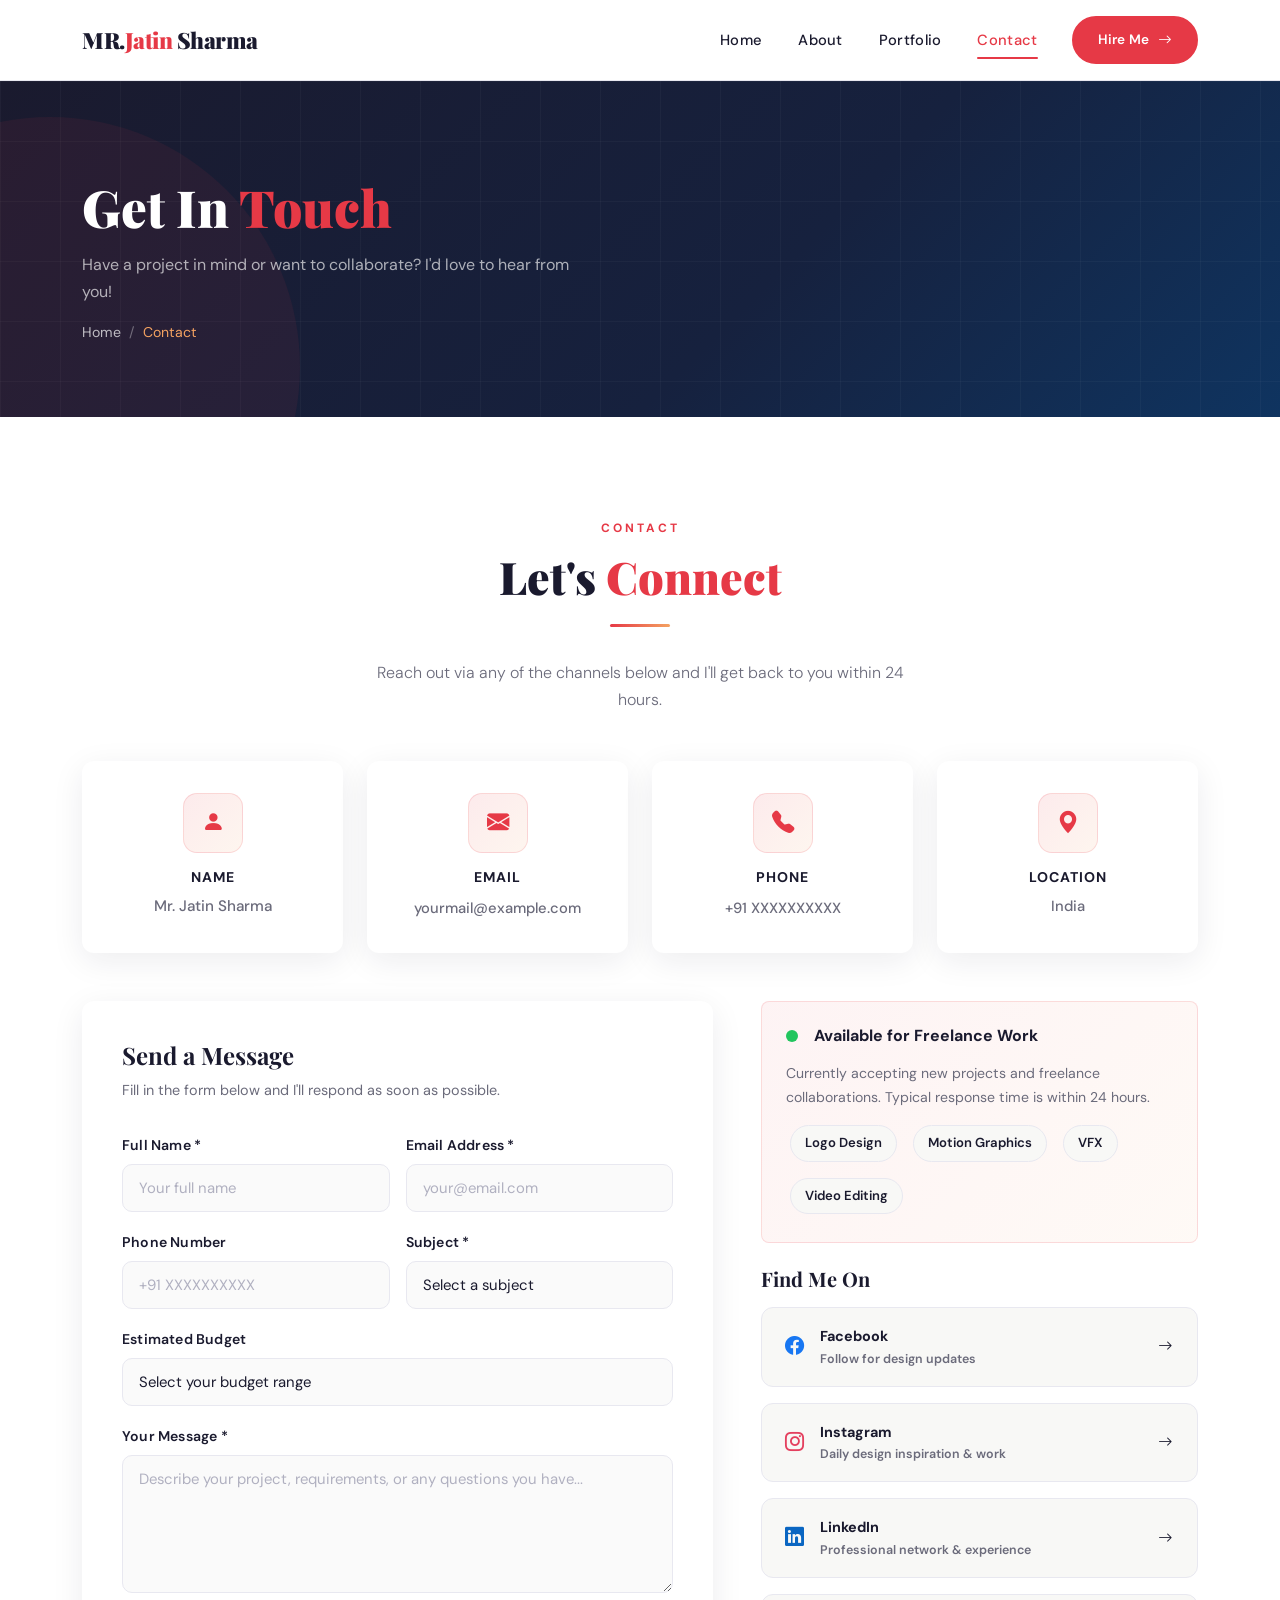
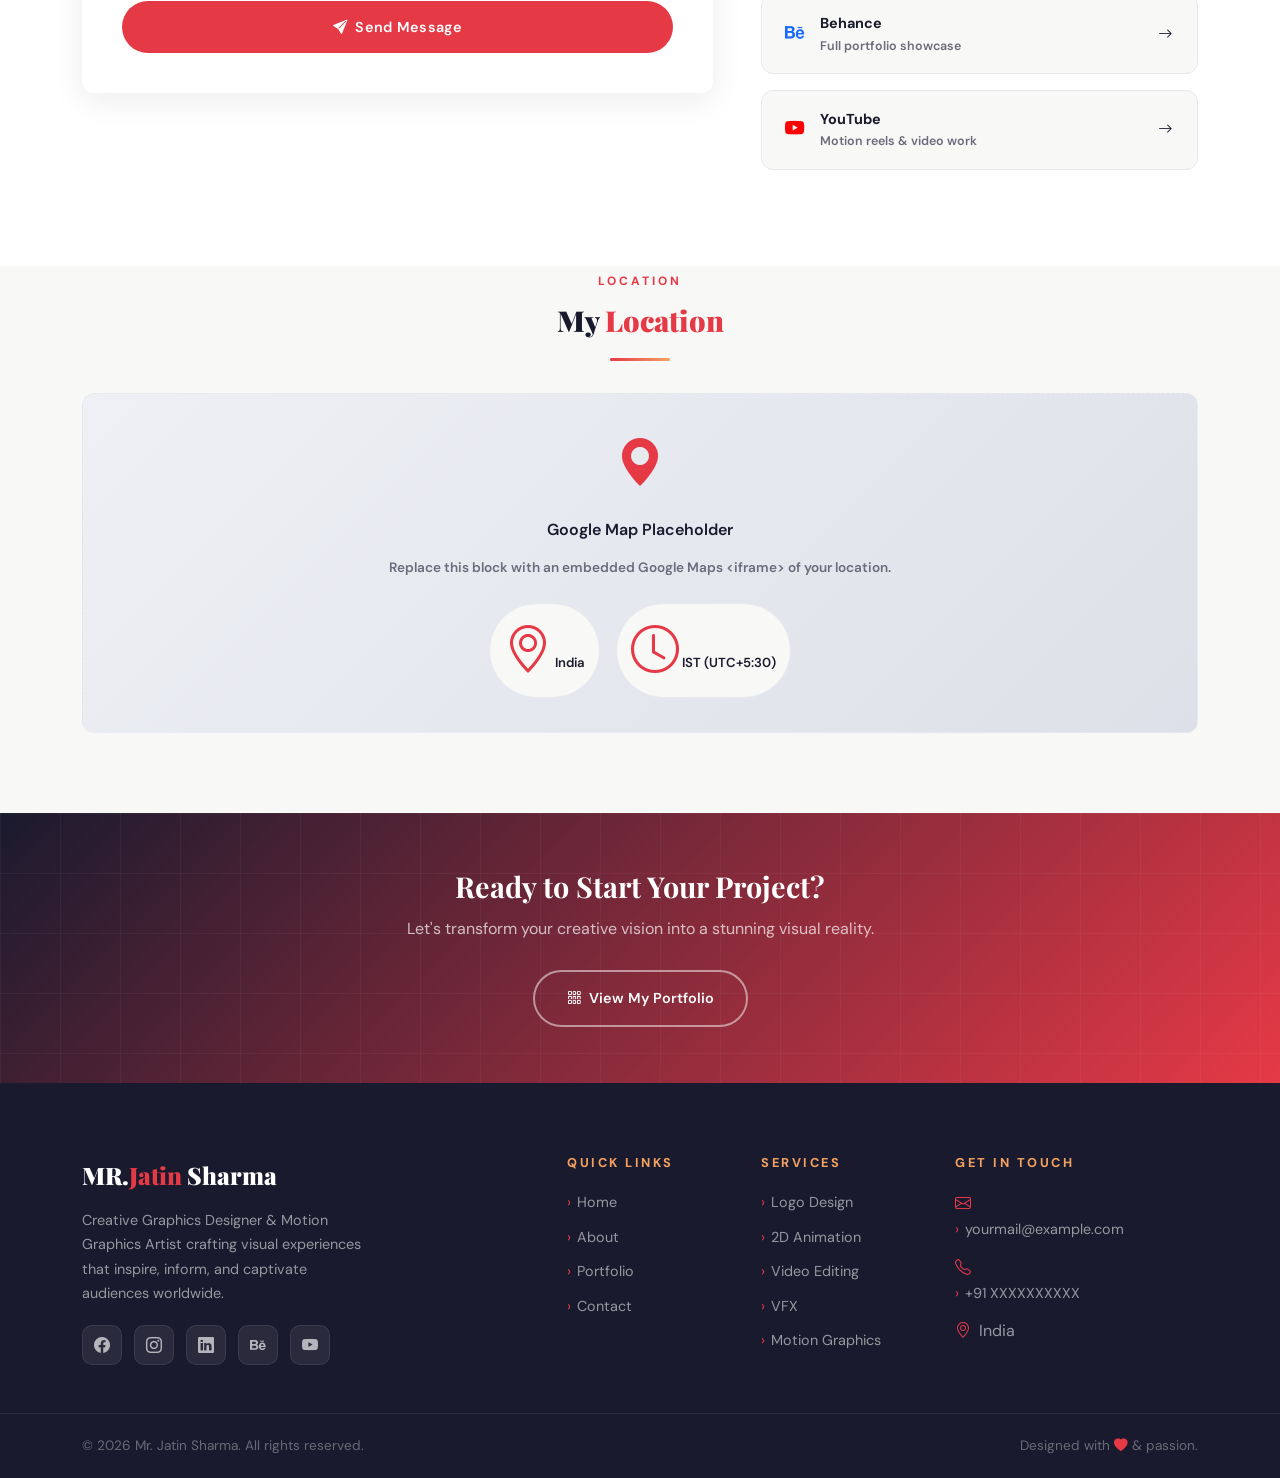
<file: contact.html>
<!DOCTYPE html>
<html lang="en">
<head>
  <meta charset="UTF-8" />
  <meta name="viewport" content="width=device-width, initial-scale=1.0" />
  <meta name="description" content="Contact Mr. Jatin Sharma – Graphics Designer for freelance projects and collaboration." />
  <title>Contact | Mr. Jatin Sharma</title>

  <link href="https://cdn.jsdelivr.net/npm/bootstrap@5.3.3/dist/css/bootstrap.min.css" rel="stylesheet" />
  <link href="https://cdn.jsdelivr.net/npm/bootstrap-icons@1.11.3/font/bootstrap-icons.min.css" rel="stylesheet" />
  <link href="https://fonts.googleapis.com/css2?family=Playfair+Display:wght@400;700;900&family=DM+Sans:wght@300;400;500;600&display=swap" rel="stylesheet" />
  <link rel="stylesheet" href="style.css" />
</head>
<body>

  <!-- ============================================================
       NAVBAR
       ============================================================ -->
  <nav class="navbar navbar-expand-lg navbar-light">
    <div class="container">
      <a class="navbar-brand" href="index.html">MR.<span>Jatin</span>&nbsp;Sharma</a>
      <button class="navbar-toggler" type="button"
              data-bs-toggle="collapse" data-bs-target="#mainNav"
              aria-controls="mainNav" aria-expanded="false" aria-label="Toggle navigation">
        <i class="bi bi-list" style="font-size:1.6rem;color:var(--primary)"></i>
      </button>
      <div class="collapse navbar-collapse" id="mainNav">
        <ul class="navbar-nav ms-auto align-items-lg-center">
          <li class="nav-item"><a class="nav-link" href="index.html">Home</a></li>
          <li class="nav-item"><a class="nav-link" href="about.html">About</a></li>
          <li class="nav-item"><a class="nav-link" href="portfolio.html">Portfolio</a></li>
          <li class="nav-item"><a class="nav-link active" href="contact.html">Contact</a></li>
        </ul>
        <a href="contact.html" class="btn-primary-custom ms-3 d-none d-lg-inline-flex" style="padding:10px 24px;font-size:.85rem;">
          Hire Me <i class="bi bi-arrow-right"></i>
        </a>
      </div>
    </div>
  </nav>


  <!-- ============================================================
       PAGE BANNER
       ============================================================ -->
  <section class="page-banner">
    <div class="container page-banner-content">
      <div class="row align-items-center">
        <div class="col-lg-8">
          <h1>Get In <span>Touch</span></h1>
          <p style="color:rgba(255,255,255,.65);max-width:520px;margin-bottom:16px;">
            Have a project in mind or want to collaborate? I'd love to hear from you!
          </p>
          <nav aria-label="breadcrumb">
            <ol class="breadcrumb">
              <li class="breadcrumb-item"><a href="index.html">Home</a></li>
              <li class="breadcrumb-item active">Contact</li>
            </ol>
          </nav>
        </div>
      </div>
    </div>
  </section>


  <!-- ============================================================
       CONTACT INFORMATION CARDS
       ============================================================ -->
  <section>
    <div class="container">
      <div class="text-center mb-5">
        <div class="section-tag">Contact</div>
        <h2 class="section-title">Let's <span>Connect</span></h2>
        <div class="divider center"></div>
        <p class="section-subtitle mx-auto">Reach out via any of the channels below and I'll get back to you within 24 hours.</p>
      </div>

      <!-- Contact Info Cards -->
      <div class="row g-4 mb-5">

        <!-- Name Card -->
        <div class="col-sm-6 col-lg-3">
          <div class="contact-info-card text-center">
            <div class="contact-icon mx-auto">
              <i class="bi bi-person-fill" style="color:var(--accent)"></i>
            </div>
            <h6 style="font-weight:700;font-size:.88rem;letter-spacing:1px;text-transform:uppercase;color:var(--primary);margin-bottom:8px;">Name</h6>
            <p style="color:var(--text-muted);font-size:.95rem;margin:0;font-weight:500;">Mr. Jatin Sharma</p>
          </div>
        </div>

        <!-- Email Card -->
        <div class="col-sm-6 col-lg-3">
          <div class="contact-info-card text-center">
            <div class="contact-icon mx-auto">
              <i class="bi bi-envelope-fill" style="color:var(--accent)"></i>
            </div>
            <h6 style="font-weight:700;font-size:.88rem;letter-spacing:1px;text-transform:uppercase;color:var(--primary);margin-bottom:8px;">Email</h6>
            <a href="mailto:yourmail@example.com" style="color:var(--text-muted);font-size:.92rem;font-weight:500;">yourmail@example.com</a>
          </div>
        </div>

        <!-- Phone Card -->
        <div class="col-sm-6 col-lg-3">
          <div class="contact-info-card text-center">
            <div class="contact-icon mx-auto">
              <i class="bi bi-telephone-fill" style="color:var(--accent)"></i>
            </div>
            <h6 style="font-weight:700;font-size:.88rem;letter-spacing:1px;text-transform:uppercase;color:var(--primary);margin-bottom:8px;">Phone</h6>
            <a href="tel:+91XXXXXXXXXX" style="color:var(--text-muted);font-size:.92rem;font-weight:500;">+91 XXXXXXXXXX</a>
          </div>
        </div>

        <!-- Location Card -->
        <div class="col-sm-6 col-lg-3">
          <div class="contact-info-card text-center">
            <div class="contact-icon mx-auto">
              <i class="bi bi-geo-alt-fill" style="color:var(--accent)"></i>
            </div>
            <h6 style="font-weight:700;font-size:.88rem;letter-spacing:1px;text-transform:uppercase;color:var(--primary);margin-bottom:8px;">Location</h6>
            <p style="color:var(--text-muted);font-size:.92rem;margin:0;font-weight:500;">India</p>
          </div>
        </div>

      </div><!-- /contact info cards -->


      <!-- Contact Form + Social Media -->
      <div class="row g-5">

        <!-- Contact Form -->
        <div class="col-lg-7">
          <div class="contact-form-card">
            <h4 style="font-family:var(--font-display);font-weight:700;color:var(--primary);margin-bottom:8px;">
              Send a Message
            </h4>
            <p style="color:var(--text-muted);font-size:.9rem;margin-bottom:28px;">
              Fill in the form below and I'll respond as soon as possible.
            </p>

            <!-- NOTE: No <form> tag used — pure Bootstrap HTML structure with styling -->
            <div class="row g-3">

              <!-- Full Name -->
              <div class="col-sm-6">
                <label class="form-label" for="fullName">Full Name *</label>
                <input type="text" class="form-control" id="fullName"
                       placeholder="Your full name" />
              </div>

              <!-- Email -->
              <div class="col-sm-6">
                <label class="form-label" for="emailAddr">Email Address *</label>
                <input type="email" class="form-control" id="emailAddr"
                       placeholder="your@email.com" />
              </div>

              <!-- Phone -->
              <div class="col-sm-6">
                <label class="form-label" for="phoneNum">Phone Number</label>
                <input type="tel" class="form-control" id="phoneNum"
                       placeholder="+91 XXXXXXXXXX" />
              </div>

              <!-- Subject -->
              <div class="col-sm-6">
                <label class="form-label" for="subject">Subject *</label>
                <select class="form-select" id="subject">
                  <option value="" disabled selected>Select a subject</option>
                  <option>Logo Design Project</option>
                  <option>Graphics Design</option>
                  <option>2D Animation</option>
                  <option>Video Editing</option>
                  <option>VFX Work</option>
                  <option>Motion Graphics</option>
                  <option>General Enquiry</option>
                </select>
              </div>

              <!-- Budget -->
              <div class="col-12">
                <label class="form-label" for="budget">Estimated Budget</label>
                <select class="form-select" id="budget">
                  <option value="" disabled selected>Select your budget range</option>
                  <option>Below ₹5,000</option>
                  <option>₹5,000 – ₹15,000</option>
                  <option>₹15,000 – ₹50,000</option>
                  <option>₹50,000+</option>
                  <option>Let's discuss</option>
                </select>
              </div>

              <!-- Message -->
              <div class="col-12">
                <label class="form-label" for="message">Your Message *</label>
                <textarea class="form-control" id="message" rows="5"
                          placeholder="Describe your project, requirements, or any questions you have..."></textarea>
              </div>

              <!-- Submit Button -->
              <div class="col-12 mt-2">
                <button type="button" class="btn-primary-custom w-100 justify-content-center"
                        style="border:none;cursor:pointer;">
                  <i class="bi bi-send-fill"></i> Send Message
                </button>
              </div>

            </div><!-- /row g-3 -->
          </div><!-- /contact-form-card -->
        </div><!-- /form column -->

        <!-- Social Media + Availability -->
        <div class="col-lg-5">

          <!-- Availability Card -->
          <div class="p-4 rounded-3 mb-4" style="background:linear-gradient(135deg,rgba(230,57,70,.06),rgba(244,162,97,.06));border:1px solid rgba(230,57,70,.15);">
            <div class="d-flex align-items-center gap-3 mb-3">
              <div style="width:12px;height:12px;background:#22c55e;border-radius:50%;animation:pulse 2s infinite;flex-shrink:0;"></div>
              <h6 style="font-weight:700;color:var(--primary);margin:0;">Available for Freelance Work</h6>
            </div>
            <p style="font-size:.88rem;color:var(--text-muted);margin-bottom:12px;">
              Currently accepting new projects and freelance collaborations. Typical response time is within 24 hours.
            </p>
            <div class="d-flex gap-2 flex-wrap">
              <span class="soft-badge">Logo Design</span>
              <span class="soft-badge">Motion Graphics</span>
              <span class="soft-badge">VFX</span>
              <span class="soft-badge">Video Editing</span>
            </div>
          </div>

          <!-- Social Media Links -->
          <h5 style="font-family:var(--font-display);font-weight:700;color:var(--primary);margin-bottom:16px;">
            Find Me On
          </h5>

          <div class="d-flex flex-column gap-3">

            <!-- Facebook -->
            <a href="#" class="social-link-big" style="color:var(--text-dark);">
              <i class="bi bi-facebook" style="color:#1877F2"></i>
              <div>
                <div style="font-weight:700;font-size:.9rem;">Facebook</div>
                <div style="font-size:.78rem;color:var(--text-muted);">Follow for design updates</div>
              </div>
              <i class="bi bi-arrow-right ms-auto" style="font-size:.9rem;"></i>
            </a>

            <!-- Instagram -->
            <a href="#" class="social-link-big" style="color:var(--text-dark);">
              <i class="bi bi-instagram" style="color:#E4405F"></i>
              <div>
                <div style="font-weight:700;font-size:.9rem;">Instagram</div>
                <div style="font-size:.78rem;color:var(--text-muted);">Daily design inspiration & work</div>
              </div>
              <i class="bi bi-arrow-right ms-auto" style="font-size:.9rem;"></i>
            </a>

            <!-- LinkedIn -->
            <a href="#" class="social-link-big" style="color:var(--text-dark);">
              <i class="bi bi-linkedin" style="color:#0A66C2"></i>
              <div>
                <div style="font-weight:700;font-size:.9rem;">LinkedIn</div>
                <div style="font-size:.78rem;color:var(--text-muted);">Professional network & experience</div>
              </div>
              <i class="bi bi-arrow-right ms-auto" style="font-size:.9rem;"></i>
            </a>

            <!-- Behance -->
            <a href="#" class="social-link-big" style="color:var(--text-dark);">
              <i class="bi bi-behance" style="color:#1769FF"></i>
              <div>
                <div style="font-weight:700;font-size:.9rem;">Behance</div>
                <div style="font-size:.78rem;color:var(--text-muted);">Full portfolio showcase</div>
              </div>
              <i class="bi bi-arrow-right ms-auto" style="font-size:.9rem;"></i>
            </a>

            <!-- YouTube -->
            <a href="#" class="social-link-big" style="color:var(--text-dark);">
              <i class="bi bi-youtube" style="color:#FF0000"></i>
              <div>
                <div style="font-weight:700;font-size:.9rem;">YouTube</div>
                <div style="font-size:.78rem;color:var(--text-muted);">Motion reels & video work</div>
              </div>
              <i class="bi bi-arrow-right ms-auto" style="font-size:.9rem;"></i>
            </a>

          </div><!-- /social links -->
        </div><!-- /social column -->

      </div><!-- /form + social row -->
    </div>
  </section><!-- /Contact -->


  <!-- ============================================================
       MAP PLACEHOLDER SECTION
       ============================================================ -->
  <section class="bg-light-custom" style="padding-top:0;padding-bottom:80px;">
    <div class="container">
      <div class="text-center mb-4">
        <div class="section-tag">Location</div>
        <h3 class="section-title" style="font-size:1.8rem;">My <span>Location</span></h3>
        <div class="divider center"></div>
      </div>

      <!-- Map Placeholder -->
      <div class="map-placeholder">
        <i class="bi bi-geo-alt-fill"></i>
        <p style="margin:0;font-size:1rem;font-weight:600;color:var(--primary);">Google Map Placeholder</p>
        <p style="margin:0;font-size:.85rem;color:var(--text-muted);">
          Replace this block with an embedded Google Maps &lt;iframe&gt; of your location.
        </p>
        <div class="d-flex gap-2 mt-2">
          <span class="soft-badge"><i class="bi bi-geo-alt"></i> India</span>
          <span class="soft-badge"><i class="bi bi-clock"></i> IST (UTC+5:30)</span>
        </div>
      </div>

    </div>
  </section><!-- /Map -->


  <!-- ============================================================
       CTA STRIP
       ============================================================ -->
  <section class="cta-section" style="padding:56px 0;">
    <div class="container text-center" style="position:relative;z-index:2;">
      <h3 style="color:#fff;font-size:1.8rem;margin-bottom:12px;">Ready to Start Your Project?</h3>
      <p style="color:rgba(255,255,255,.7);margin-bottom:28px;">
        Let's transform your creative vision into a stunning visual reality.
      </p>
      <a href="portfolio.html" class="btn-outline-custom">
        <i class="bi bi-grid-3x3-gap"></i> View My Portfolio
      </a>
    </div>
  </section>


  <!-- ============================================================
       FOOTER
       ============================================================ -->
  <footer>
    <div class="container">
      <div class="row g-5">
        <div class="col-lg-4">
          <div class="footer-brand">MR.<span>Jatin</span> Sharma</div>
          <p class="footer-desc">Creative Graphics Designer & Motion Graphics Artist crafting visual experiences that inspire, inform, and captivate audiences worldwide.</p>
          <div class="footer-social">
            <a href="#" title="Facebook"><i class="bi bi-facebook"></i></a>
            <a href="#" title="Instagram"><i class="bi bi-instagram"></i></a>
            <a href="#" title="LinkedIn"><i class="bi bi-linkedin"></i></a>
            <a href="#" title="Behance"><i class="bi bi-behance"></i></a>
            <a href="#" title="YouTube"><i class="bi bi-youtube"></i></a>
          </div>
        </div>
        <div class="col-sm-6 col-lg-2 offset-lg-1">
          <h6 class="footer-heading">Quick Links</h6>
          <ul class="footer-links">
            <li><a href="index.html">Home</a></li>
            <li><a href="about.html">About</a></li>
            <li><a href="portfolio.html">Portfolio</a></li>
            <li><a href="contact.html">Contact</a></li>
          </ul>
        </div>
        <div class="col-sm-6 col-lg-2">
          <h6 class="footer-heading">Services</h6>
          <ul class="footer-links">
            <li><a href="#">Logo Design</a></li>
            <li><a href="#">2D Animation</a></li>
            <li><a href="#">Video Editing</a></li>
            <li><a href="#">VFX</a></li>
            <li><a href="#">Motion Graphics</a></li>
          </ul>
        </div>
        <div class="col-lg-3">
          <h6 class="footer-heading">Get In Touch</h6>
          <ul class="footer-links">
            <li style="margin-bottom:12px"><i class="bi bi-envelope" style="color:var(--accent);margin-right:8px"></i><a href="mailto:yourmail@example.com" style="padding-left:0">yourmail@example.com</a></li>
            <li style="margin-bottom:12px"><i class="bi bi-telephone" style="color:var(--accent);margin-right:8px"></i><a href="tel:+91XXXXXXXXXX" style="padding-left:0">+91 XXXXXXXXXX</a></li>
            <li><i class="bi bi-geo-alt" style="color:var(--accent);margin-right:8px"></i><span style="color:rgba(255,255,255,.55)">India</span></li>
          </ul>
        </div>
      </div>
    </div>
    <div class="footer-bottom">
      <div class="container d-flex flex-wrap justify-content-between align-items-center gap-2">
        <p class="mb-0">&copy; 2026 Mr. Jatin Sharma. All rights reserved.</p>
        <p class="mb-0">Designed with <i class="bi bi-heart-fill" style="color:var(--accent)"></i> &amp; passion.</p>
      </div>
    </div>
  </footer>

  <!-- Bootstrap 5 JS Bundle -->
  <script src="https://cdn.jsdelivr.net/npm/bootstrap@5.3.3/dist/js/bootstrap.bundle.min.js"></script>

  <!-- Pulse animation for availability indicator (inline since no JS requirement) -->
  <style>
    @keyframes pulse {
      0%, 100% { box-shadow: 0 0 0 0 rgba(34,197,94,.5); }
      50%       { box-shadow: 0 0 0 8px rgba(34,197,94,0); }
    }
  </style>

</body>
</html>
</file>
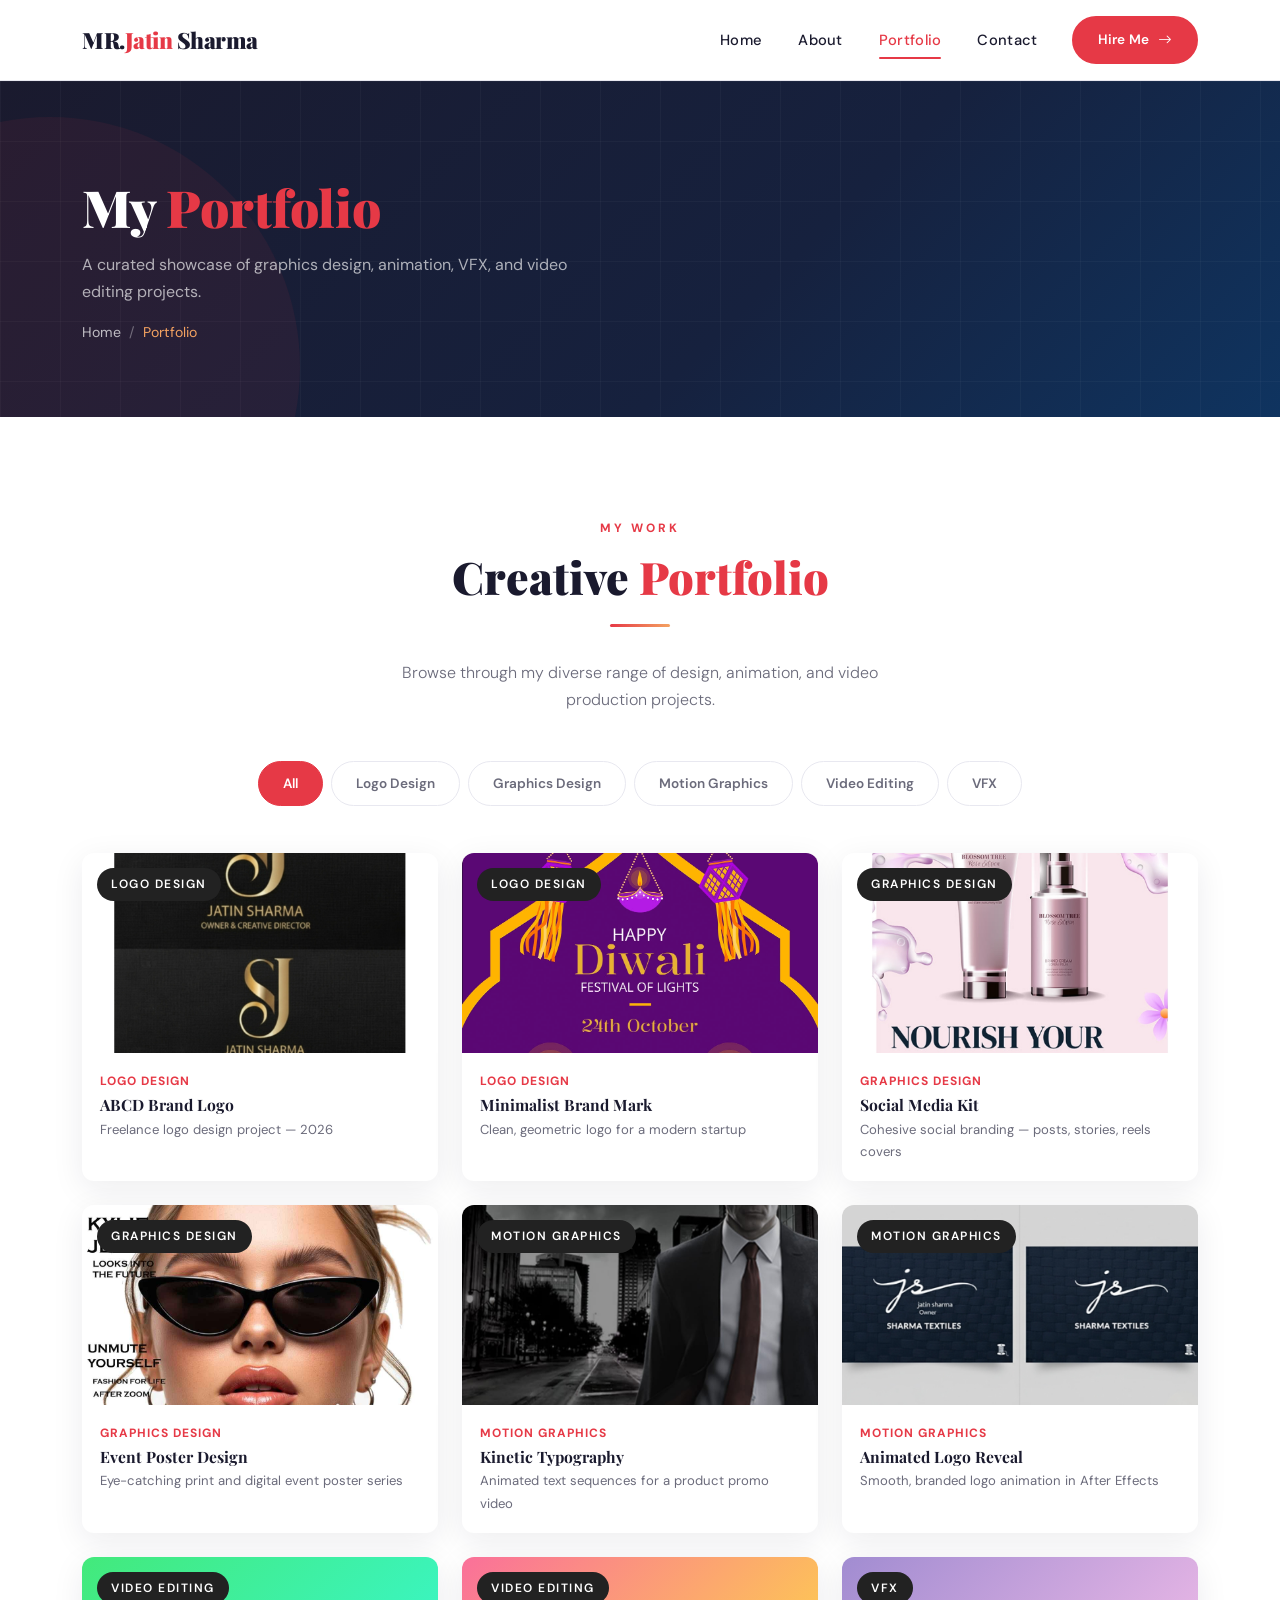
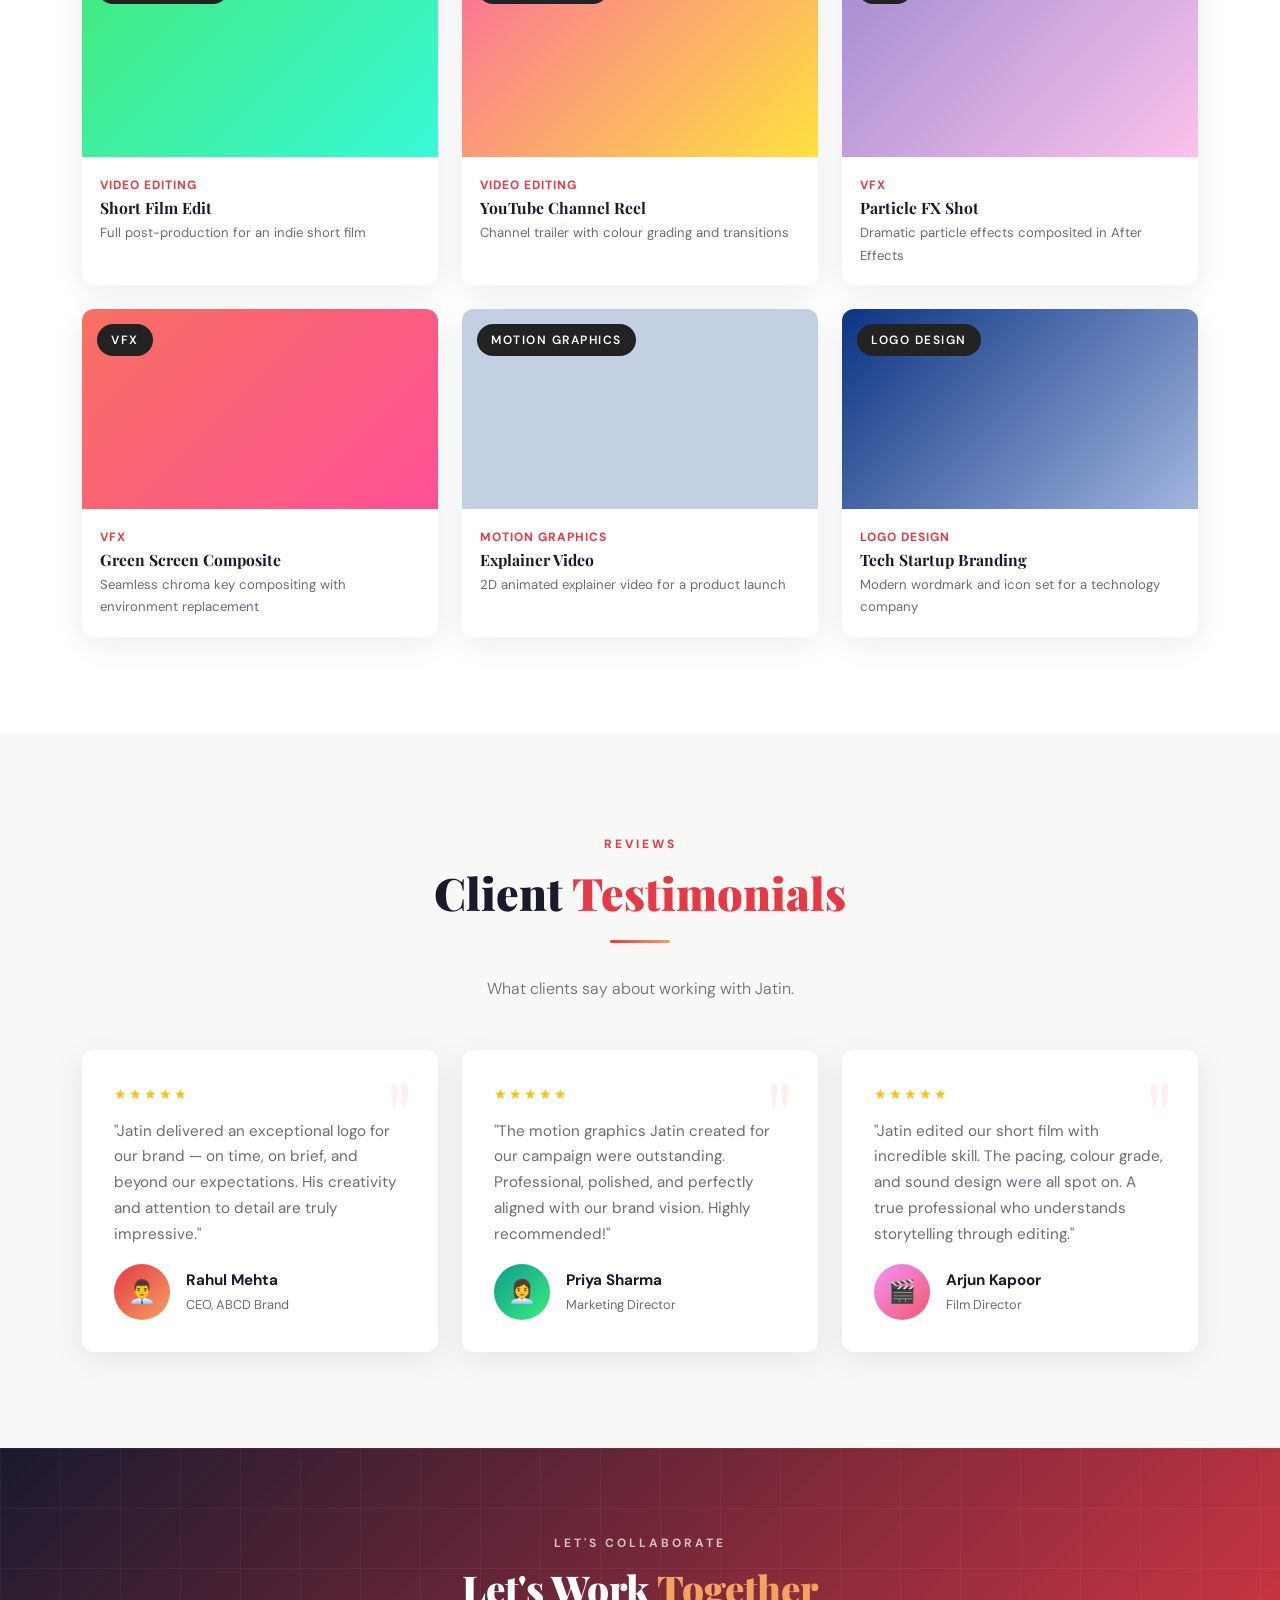
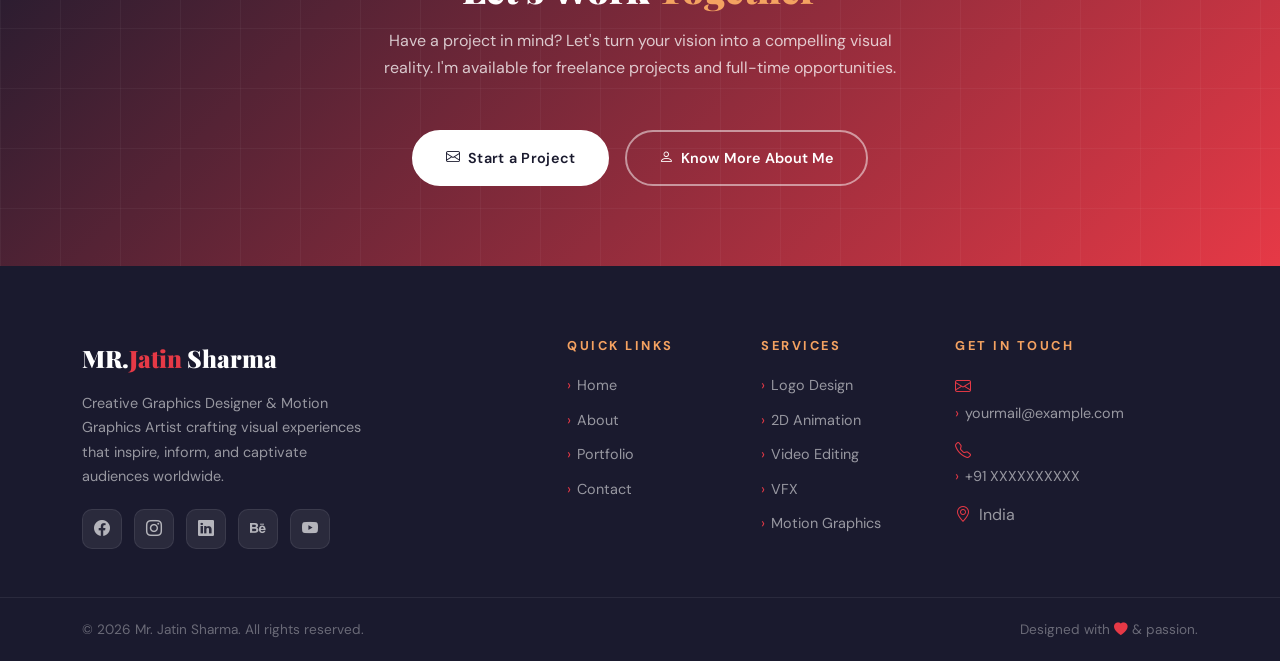
<file: portfolio.html>
<!DOCTYPE html>
<html lang="en">
<head>
  <meta charset="UTF-8" />
  <meta name="viewport" content="width=device-width, initial-scale=1.0" />
  <meta name="description" content="Portfolio of Mr. Jatin Sharma – Graphics Designer, Animator, VFX Artist." />
  <title>Portfolio | Mr. Jatin Sharma</title>

  <link href="https://cdn.jsdelivr.net/npm/bootstrap@5.3.3/dist/css/bootstrap.min.css" rel="stylesheet" />
  <link href="https://cdn.jsdelivr.net/npm/bootstrap-icons@1.11.3/font/bootstrap-icons.min.css" rel="stylesheet" />
  <link href="https://fonts.googleapis.com/css2?family=Playfair+Display:wght@400;700;900&family=DM+Sans:wght@300;400;500;600&display=swap" rel="stylesheet" />
  <link rel="stylesheet" href="style.css" />
</head>
<body>

  <!-- ============================================================
       NAVBAR
       ============================================================ -->
  <nav class="navbar navbar-expand-lg navbar-light">
    <div class="container">
      <a class="navbar-brand" href="index.html">MR.<span>Jatin</span>&nbsp;Sharma</a>
      <button class="navbar-toggler" type="button"
              data-bs-toggle="collapse" data-bs-target="#mainNav"
              aria-controls="mainNav" aria-expanded="false" aria-label="Toggle navigation">
        <i class="bi bi-list" style="font-size:1.6rem;color:var(--primary)"></i>
      </button>
      <div class="collapse navbar-collapse" id="mainNav">
        <ul class="navbar-nav ms-auto align-items-lg-center">
          <li class="nav-item"><a class="nav-link" href="index.html">Home</a></li>
          <li class="nav-item"><a class="nav-link" href="about.html">About</a></li>
          <li class="nav-item"><a class="nav-link active" href="portfolio.html">Portfolio</a></li>
          <li class="nav-item"><a class="nav-link" href="contact.html">Contact</a></li>
        </ul>
        <a href="contact.html" class="btn-primary-custom ms-3 d-none d-lg-inline-flex" style="padding:10px 24px;font-size:.85rem;">
          Hire Me <i class="bi bi-arrow-right"></i>
        </a>
      </div>
    </div>
  </nav>


  <!-- ============================================================
       PAGE BANNER
       ============================================================ -->
  <section class="page-banner">
    <div class="container page-banner-content">
      <div class="row align-items-center">
        <div class="col-lg-8">
          <h1>My <span>Portfolio</span></h1>
          <p style="color:rgba(255,255,255,.65);max-width:520px;margin-bottom:16px;">
            A curated showcase of graphics design, animation, VFX, and video editing projects.
          </p>
          <nav aria-label="breadcrumb">
            <ol class="breadcrumb">
              <li class="breadcrumb-item"><a href="index.html">Home</a></li>
              <li class="breadcrumb-item active">Portfolio</li>
            </ol>
          </nav>
        </div>
      </div>
    </div>
  </section>


  <!-- ============================================================
       PORTFOLIO GALLERY WITH TABS
       ============================================================ -->
  <section>
    <div class="container">

      <!-- Section Header -->
      <div class="text-center mb-5">
        <div class="section-tag">My Work</div>
        <h2 class="section-title">Creative <span>Portfolio</span></h2>
        <div class="divider center"></div>
        <p class="section-subtitle mx-auto">
          Browse through my diverse range of design, animation, and video production projects.
        </p>
      </div>

      <!-- Bootstrap Nav Tabs — Filter -->
      <div class="portfolio-tabs mb-5">
        <ul class="nav nav-tabs justify-content-center border-0" id="portfolioTabs" role="tablist">
          <li class="nav-item" role="presentation">
            <button class="nav-link active" id="all-tab" data-bs-toggle="tab" data-bs-target="#all"
                    type="button" role="tab">All</button>
          </li>
          <li class="nav-item" role="presentation">
            <button class="nav-link" id="logo-tab" data-bs-toggle="tab" data-bs-target="#logo"
                    type="button" role="tab">Logo Design</button>
          </li>
          <li class="nav-item" role="presentation">
            <button class="nav-link" id="graphics-tab" data-bs-toggle="tab" data-bs-target="#graphics"
                    type="button" role="tab">Graphics Design</button>
          </li>
          <li class="nav-item" role="presentation">
            <button class="nav-link" id="motion-tab" data-bs-toggle="tab" data-bs-target="#motion"
                    type="button" role="tab">Motion Graphics</button>
          </li>
          <li class="nav-item" role="presentation">
            <button class="nav-link" id="video-tab" data-bs-toggle="tab" data-bs-target="#video"
                    type="button" role="tab">Video Editing</button>
          </li>
          <li class="nav-item" role="presentation">
            <button class="nav-link" id="vfx-tab" data-bs-toggle="tab" data-bs-target="#vfx"
                    type="button" role="tab">VFX</button>
          </li>
        </ul>
      </div>

      <!-- Tab Content -->
      <div class="tab-content" id="portfolioTabContent">

        <!-- ALL tab (shows all 12 projects) -->
        <div class="tab-pane fade show active" id="all" role="tabpanel">
          <div class="row g-4">

            <!-- Project 1 — Logo Design -->
            <div class="col-sm-6 col-lg-4">
              <div class="port-card h-100">
                <div class="port-img">
                  <div class="port-img-placeholder port-g1">
                  <img src="images/WhatsApp Image 2026-05-29 at 14.11.49.jpeg" alt="" hieght="100%" width="500"/> </div>
                  <span class="overlay-tag">Logo Design</span>
                </div>
                <div class="card-body">
                  <div class="port-cat-tag">Logo Design</div>
                  <h6 class="card-title mt-1">ABCD Brand Logo</h6>
                  <p style="font-size:.82rem;color:var(--text-muted);margin:0;">Freelance logo design project — 2026</p>
                </div>
              </div>
            </div>

            <!-- Project 2 — Logo Design -->
            <div class="col-sm-6 col-lg-4">
              <div class="port-card h-100">
                <div class="port-img">
                  <div class="port-img-placeholder port-g7">
                  <img src="images/graphic diwali.jpeg" alt=""/> </div>
                  <span class="overlay-tag">Logo Design</span>
                </div>
                <div class="card-body">
                  <div class="port-cat-tag">Logo Design</div>
                  <h6 class="card-title mt-1">Minimalist Brand Mark</h6>
                  <p style="font-size:.82rem;color:var(--text-muted);margin:0;">Clean, geometric logo for a modern startup</p>
                </div>
              </div>
            </div>

            <!-- Project 3 — Graphics Design -->
            <div class="col-sm-6 col-lg-4">
              <div class="port-card h-100">
                <div class="port-img">
                  <div class="port-img-placeholder port-g2">
                  <img src="images/perfume.jpeg" alt=""/> </div>
                  <span class="overlay-tag">Graphics Design</span>
                </div>
                <div class="card-body">
                  <div class="port-cat-tag">Graphics Design</div>
                  <h6 class="card-title mt-1">Social Media Kit</h6>
                  <p style="font-size:.82rem;color:var(--text-muted);margin:0;">Cohesive social branding — posts, stories, reels covers</p>
                </div>
              </div>
            </div>

            <!-- Project 4 — Graphics Design -->
            <div class="col-sm-6 col-lg-4">
              <div class="port-card h-100">
                <div class="port-img">
                  <div class="port-img-placeholder port-g8">
                  <img src="images/vogue.jpeg" alt=""/> </div>
                  <span class="overlay-tag">Graphics Design</span>
                </div>
                <div class="card-body">
                  <div class="port-cat-tag">Graphics Design</div>
                  <h6 class="card-title mt-1">Event Poster Design</h6>
                  <p style="font-size:.82rem;color:var(--text-muted);margin:0;">Eye-catching print and digital event poster series</p>
                </div>
              </div>
            </div>

            <!-- Project 5 — Motion Graphics -->
            <div class="col-sm-6 col-lg-4">
              <div class="port-card h-100">
                <div class="port-img">
                  <div class="port-img-placeholder port-g3">
                  <img src="images/pooster.jpeg" alt="" hieght="500" width="500"/> </div>
                  <span class="overlay-tag">Motion Graphics</span>
                </div>
                <div class="card-body">
                  <div class="port-cat-tag">Motion Graphics</div>
                  <h6 class="card-title mt-1">Kinetic Typography</h6>
                  <p style="font-size:.82rem;color:var(--text-muted);margin:0;">Animated text sequences for a product promo video</p>
                </div>
              </div>
            </div>

            <!-- Project 6 — Motion Graphics -->
            <div class="col-sm-6 col-lg-4">
              <div class="port-card h-100">
                <div class="port-img">
                  <div class="port-img-placeholder port-g9">
                  <img src="images/WhatsApp Image 2026-05-29 at 14.14.28.jpeg" alt=""/> </div>
                  <span class="overlay-tag">Motion Graphics</span>
                </div>
                <div class="card-body">
                  <div class="port-cat-tag">Motion Graphics</div>
                  <h6 class="card-title mt-1">Animated Logo Reveal</h6>
                  <p style="font-size:.82rem;color:var(--text-muted);margin:0;">Smooth, branded logo animation in After Effects</p>
                </div>
              </div>
            </div>

            <!-- Project 7 — Video Editing -->
            <div class="col-sm-6 col-lg-4">
              <div class="port-card h-100">
                <div class="port-img">
                  <div class="port-img-placeholder port-g4">
                   <video autoplay muted loop playsinline>
        <source src="images/WhatsApp Video 2026-05-29 at 14.21.09 (1).mp4" type="video/mp4">
    </video>
                  </div>
                  <span class="overlay-tag">Video Editing</span>
                </div>
                <div class="card-body">
                  <div class="port-cat-tag">Video Editing</div>
                  <h6 class="card-title mt-1">Short Film Edit</h6>
                  <p style="font-size:.82rem;color:var(--text-muted);margin:0;">Full post-production for an indie short film</p>
                </div>
              </div>
            </div>

            <!-- Project 8 — Video Editing -->
            <div class="col-sm-6 col-lg-4">
              <div class="port-card h-100">
                <div class="port-img">
                  <div class="port-img-placeholder port-g5">
                    <video autoplay muted loop playsinline>
        <source src="images/WhatsApp Video 2026-05-29 at 14.20.52.mp4" type="video/mp4">
    </video>
                  </div>
                  <span class="overlay-tag">Video Editing</span>
                </div>
                <div class="card-body">
                  <div class="port-cat-tag">Video Editing</div>
                  <h6 class="card-title mt-1">YouTube Channel Reel</h6>
                  <p style="font-size:.82rem;color:var(--text-muted);margin:0;">Channel trailer with colour grading and transitions</p>
                </div>
              </div>
            </div>

            <!-- Project 9 — VFX -->
            <div class="col-sm-6 col-lg-4">
              <div class="port-card h-100">
                <div class="port-img">
                  <div class="port-img-placeholder port-g6">
                    <video autoplay muted loop playsinline>
        <source src="images/WhatsApp Video 2026-05-29 at 14.20.06.mp4" type="video/mp4">
    </video>
                  </div>
                  <span class="overlay-tag">VFX</span>
                </div>
                <div class="card-body">
                  <div class="port-cat-tag">VFX</div>
                  <h6 class="card-title mt-1">Particle FX Shot</h6>
                  <p style="font-size:.82rem;color:var(--text-muted);margin:0;">Dramatic particle effects composited in After Effects</p>
                </div>
              </div>
            </div>

            <!-- Project 10 — VFX -->
            <div class="col-sm-6 col-lg-4">
              <div class="port-card h-100">
                <div class="port-img">
                  <div class="port-img-placeholder port-g10">
                    <video autoplay muted loop playsinline>
        <source src="images/WhatsApp Video 2026-05-29 at 14.21.09 (1).mp4" type="video/mp4">
    </video>
                  </div>
                  <span class="overlay-tag">VFX</span>
                </div>
                <div class="card-body">
                  <div class="port-cat-tag">VFX</div>
                  <h6 class="card-title mt-1">Green Screen Composite</h6>
                  <p style="font-size:.82rem;color:var(--text-muted);margin:0;">Seamless chroma key compositing with environment replacement</p>
                </div>
              </div>
            </div>

            <!-- Project 11 — 2D Animation -->
            <div class="col-sm-6 col-lg-4">
              <div class="port-card h-100">
                <div class="port-img">
                  <div class="port-img-placeholder port-g11">
                    <video autoplay muted loop playsinline>
        <source src="images/WhatsApp Video 2026-05-29 at 14.22.26.mp4" type="video/mp4">
    </video>
                  </div>
                  <span class="overlay-tag">Motion Graphics</span>
                </div>
                <div class="card-body">
                  <div class="port-cat-tag">Motion Graphics</div>
                  <h6 class="card-title mt-1">Explainer Video</h6>
                  <p style="font-size:.82rem;color:var(--text-muted);margin:0;">2D animated explainer video for a product launch</p>
                </div>
              </div>
            </div>

            <!-- Project 12 — Logo Design -->
            <div class="col-sm-6 col-lg-4">
              <div class="port-card h-100">
                <div class="port-img">
                  <div class="port-img-placeholder port-g12">
                    <video autoplay muted loop playsinline>
        <source src="images/WhatsApp Video 2026-05-29 at 14.20.52.mp4" type="video/mp4">
    </video>
                  </div>
                  <span class="overlay-tag">Logo Design</span>
                </div>
                <div class="card-body">
                  <div class="port-cat-tag">Logo Design</div>
                  <h6 class="card-title mt-1">Tech Startup Branding</h6>
                  <p style="font-size:.82rem;color:var(--text-muted);margin:0;">Modern wordmark and icon set for a technology company</p>
                </div>
              </div>
            </div>

          </div>
        </div><!-- /all tab -->


        <!-- LOGO DESIGN tab -->
        <div class="tab-pane fade" id="logo" role="tabpanel">
          <div class="row g-4">
            <div class="col-sm-6 col-lg-4">
              <div class="port-card h-100">
                <div class="port-img"><div class="port-img-placeholder port-g1"><i class="bi bi-vector-pen" style="color:rgba(255,255,255,.7);font-size:3rem;"></i></div><span class="overlay-tag">Logo Design</span></div>
                <div class="card-body"><div class="port-cat-tag">Logo Design</div><h6 class="card-title mt-1">ABCD Brand Logo</h6><p style="font-size:.82rem;color:var(--text-muted);margin:0;">Freelance logo design project — 2026</p></div>
              </div>
            </div>
            <div class="col-sm-6 col-lg-4">
              <div class="port-card h-100">
                <div class="port-img"><div class="port-img-placeholder port-g7"><i class="bi bi-brilliance" style="color:rgba(0,0,0,.35);font-size:3rem;"></i></div><span class="overlay-tag">Logo Design</span></div>
                <div class="card-body"><div class="port-cat-tag">Logo Design</div><h6 class="card-title mt-1">Minimalist Brand Mark</h6><p style="font-size:.82rem;color:var(--text-muted);margin:0;">Clean, geometric logo for a modern startup</p></div>
              </div>
            </div>
            <div class="col-sm-6 col-lg-4">
              <div class="port-card h-100">
                <div class="port-img"><div class="port-img-placeholder port-g12"><i class="bi bi-palette-fill" style="color:rgba(255,255,255,.7);font-size:3rem;"></i></div><span class="overlay-tag">Logo Design</span></div>
                <div class="card-body"><div class="port-cat-tag">Logo Design</div><h6 class="card-title mt-1">Tech Startup Branding</h6><p style="font-size:.82rem;color:var(--text-muted);margin:0;">Modern wordmark and icon set for a technology company</p></div>
              </div>
            </div>
          </div>
        </div><!-- /logo tab -->


        <!-- GRAPHICS DESIGN tab -->
        <div class="tab-pane fade" id="graphics" role="tabpanel">
          <div class="row g-4">
            <div class="col-sm-6 col-lg-4">
              <div class="port-card h-100">
                <div class="port-img"><div class="port-img-placeholder port-g2"><i class="bi bi-image" style="color:rgba(255,255,255,.7);font-size:3rem;"></i></div><span class="overlay-tag">Graphics Design</span></div>
                <div class="card-body"><div class="port-cat-tag">Graphics Design</div><h6 class="card-title mt-1">Social Media Kit</h6><p style="font-size:.82rem;color:var(--text-muted);margin:0;">Cohesive social branding — posts, stories, reels covers</p></div>
              </div>
            </div>
            <div class="col-sm-6 col-lg-4">
              <div class="port-card h-100">
                <div class="port-img"><div class="port-img-placeholder port-g8"><i class="bi bi-layout-text-window" style="color:rgba(0,0,0,.25);font-size:3rem;"></i></div><span class="overlay-tag">Graphics Design</span></div>
                <div class="card-body"><div class="port-cat-tag">Graphics Design</div><h6 class="card-title mt-1">Event Poster Design</h6><p style="font-size:.82rem;color:var(--text-muted);margin:0;">Eye-catching print and digital event poster series</p></div>
              </div>
            </div>
          </div>
        </div><!-- /graphics tab -->


        <!-- MOTION GRAPHICS tab -->
        <div class="tab-pane fade" id="motion" role="tabpanel">
          <div class="row g-4">
            <div class="col-sm-6 col-lg-4">
              <div class="port-card h-100">
                <div class="port-img"><div class="port-img-placeholder port-g3"><i class="bi bi-play-btn-fill" style="color:rgba(255,255,255,.7);font-size:3rem;"></i></div><span class="overlay-tag">Motion Graphics</span></div>
                <div class="card-body"><div class="port-cat-tag">Motion Graphics</div><h6 class="card-title mt-1">Kinetic Typography</h6><p style="font-size:.82rem;color:var(--text-muted);margin:0;">Animated text sequences for a product promo video</p></div>
              </div>
            </div>
            <div class="col-sm-6 col-lg-4">
              <div class="port-card h-100">
                <div class="port-img"><div class="port-img-placeholder port-g9"><i class="bi bi-bounding-box" style="color:rgba(0,0,0,.3);font-size:3rem;"></i></div><span class="overlay-tag">Motion Graphics</span></div>
                <div class="card-body"><div class="port-cat-tag">Motion Graphics</div><h6 class="card-title mt-1">Animated Logo Reveal</h6><p style="font-size:.82rem;color:var(--text-muted);margin:0;">Smooth, branded logo animation in After Effects</p></div>
              </div>
            </div>
            <div class="col-sm-6 col-lg-4">
              <div class="port-card h-100">
                <div class="port-img"><div class="port-img-placeholder port-g11"><i class="bi bi-film" style="color:rgba(0,0,0,.3);font-size:3rem;"></i></div><span class="overlay-tag">Motion Graphics</span></div>
                <div class="card-body"><div class="port-cat-tag">Motion Graphics</div><h6 class="card-title mt-1">Explainer Video</h6><p style="font-size:.82rem;color:var(--text-muted);margin:0;">2D animated explainer video for a product launch</p></div>
              </div>
            </div>
          </div>
        </div><!-- /motion tab -->


        <!-- VIDEO EDITING tab -->
        <div class="tab-pane fade" id="video" role="tabpanel">
          <div class="row g-4">
            <div class="col-sm-6 col-lg-4">
              <div class="port-card h-100">
                <div class="port-img"><div class="port-img-placeholder port-g4"><i class="bi bi-camera-video-fill" style="color:rgba(255,255,255,.7);font-size:3rem;"></i></div><span class="overlay-tag">Video Editing</span></div>
                <div class="card-body"><div class="port-cat-tag">Video Editing</div><h6 class="card-title mt-1">Short Film Edit</h6><p style="font-size:.82rem;color:var(--text-muted);margin:0;">Full post-production for an indie short film</p></div>
              </div>
            </div>
            <div class="col-sm-6 col-lg-4">
              <div class="port-card h-100">
                <div class="port-img"><div class="port-img-placeholder port-g5"><i class="bi bi-camera-reels-fill" style="color:rgba(255,255,255,.7);font-size:3rem;"></i></div><span class="overlay-tag">Video Editing</span></div>
                <div class="card-body"><div class="port-cat-tag">Video Editing</div><h6 class="card-title mt-1">YouTube Channel Reel</h6><p style="font-size:.82rem;color:var(--text-muted);margin:0;">Channel trailer with colour grading and transitions</p></div>
              </div>
            </div>
          </div>
        </div><!-- /video tab -->


        <!-- VFX tab -->
        <div class="tab-pane fade" id="vfx" role="tabpanel">
          <div class="row g-4">
            <div class="col-sm-6 col-lg-4">
              <div class="port-card h-100">
                <div class="port-img"><div class="port-img-placeholder port-g6"><i class="bi bi-stars" style="color:rgba(255,255,255,.7);font-size:3rem;"></i></div><span class="overlay-tag">VFX</span></div>
                <div class="card-body"><div class="port-cat-tag">VFX</div><h6 class="card-title mt-1">Particle FX Shot</h6><p style="font-size:.82rem;color:var(--text-muted);margin:0;">Dramatic particle effects composited in After Effects</p></div>
              </div>
            </div>
            <div class="col-sm-6 col-lg-4">
              <div class="port-card h-100">
                <div class="port-img"><div class="port-img-placeholder port-g10"><i class="bi bi-magic" style="color:rgba(255,255,255,.7);font-size:3rem;"></i></div><span class="overlay-tag">VFX</span></div>
                <div class="card-body"><div class="port-cat-tag">VFX</div><h6 class="card-title mt-1">Green Screen Composite</h6><p style="font-size:.82rem;color:var(--text-muted);margin:0;">Seamless chroma key compositing with environment replacement</p></div>
              </div>
            </div>
          </div>
        </div><!-- /vfx tab -->

      </div><!-- /tab-content -->
    </div>
  </section><!-- /Portfolio Gallery -->


  <!-- ============================================================
       CLIENT TESTIMONIALS
       ============================================================ -->
  <section class="testimonials">
    <div class="container">
      <div class="text-center mb-5">
        <div class="section-tag">Reviews</div>
        <h2 class="section-title">Client <span>Testimonials</span></h2>
        <div class="divider center"></div>
        <p class="section-subtitle mx-auto">What clients say about working with Jatin.</p>
      </div>

      <div class="row g-4">

        <!-- Testimonial 1 -->
        <div class="col-sm-6 col-lg-4">
          <div class="testi-card h-100">
            <div class="testi-stars">★★★★★</div>
            <p class="testi-text">
              "Jatin delivered an exceptional logo for our brand — on time, on brief, and beyond our expectations.
              His creativity and attention to detail are truly impressive."
            </p>
            <div class="d-flex align-items-center gap-3">
              <div class="testi-img">👨‍💼</div>
              <div>
                <div class="testi-name">Rahul Mehta</div>
                <div class="testi-role">CEO, ABCD Brand</div>
              </div>
            </div>
          </div>
        </div>

        <!-- Testimonial 2 -->
        <div class="col-sm-6 col-lg-4">
          <div class="testi-card h-100">
            <div class="testi-stars">★★★★★</div>
            <p class="testi-text">
              "The motion graphics Jatin created for our campaign were outstanding. Professional, polished,
              and perfectly aligned with our brand vision. Highly recommended!"
            </p>
            <div class="d-flex align-items-center gap-3">
              <div class="testi-img" style="background:linear-gradient(135deg,#11998e,#38ef7d);">👩‍💼</div>
              <div>
                <div class="testi-name">Priya Sharma</div>
                <div class="testi-role">Marketing Director</div>
              </div>
            </div>
          </div>
        </div>

        <!-- Testimonial 3 -->
        <div class="col-sm-6 col-lg-4">
          <div class="testi-card h-100">
            <div class="testi-stars">★★★★★</div>
            <p class="testi-text">
              "Jatin edited our short film with incredible skill. The pacing, colour grade, and sound design
              were all spot on. A true professional who understands storytelling through editing."
            </p>
            <div class="d-flex align-items-center gap-3">
              <div class="testi-img" style="background:linear-gradient(135deg,#f093fb,#f5576c);">🎬</div>
              <div>
                <div class="testi-name">Arjun Kapoor</div>
                <div class="testi-role">Film Director</div>
              </div>
            </div>
          </div>
        </div>

      </div>
    </div>
  </section><!-- /Testimonials -->


  <!-- ============================================================
       CALL TO ACTION
       ============================================================ -->
  <section class="cta-section">
    <div class="container text-center" style="position:relative;z-index:2;">
      <div class="section-tag" style="color:rgba(255,255,255,.7);">Let's Collaborate</div>
      <h2 class="mb-3">Let's Work <span style="color:var(--accent2);">Together</span></h2>
      <p class="mb-5" style="max-width:520px;margin:0 auto 36px;">
        Have a project in mind? Let's turn your vision into a compelling visual reality.
        I'm available for freelance projects and full-time opportunities.
      </p>
      <div class="d-flex justify-content-center flex-wrap gap-3">
        <a href="contact.html" class="btn-primary-custom" style="border-color:#fff;background:#fff;color:var(--primary);">
          <i class="bi bi-envelope"></i> Start a Project
        </a>
        <a href="about.html" class="btn-outline-custom">
          <i class="bi bi-person"></i> Know More About Me
        </a>
      </div>
    </div>
  </section><!-- /CTA -->


  <!-- ============================================================
       FOOTER
       ============================================================ -->
  <footer>
    <div class="container">
      <div class="row g-5">
        <div class="col-lg-4">
          <div class="footer-brand">MR.<span>Jatin</span> Sharma</div>
          <p class="footer-desc">Creative Graphics Designer & Motion Graphics Artist crafting visual experiences that inspire, inform, and captivate audiences worldwide.</p>
          <div class="footer-social">
            <a href="#" title="Facebook"><i class="bi bi-facebook"></i></a>
            <a href="#" title="Instagram"><i class="bi bi-instagram"></i></a>
            <a href="#" title="LinkedIn"><i class="bi bi-linkedin"></i></a>
            <a href="#" title="Behance"><i class="bi bi-behance"></i></a>
            <a href="#" title="YouTube"><i class="bi bi-youtube"></i></a>
          </div>
        </div>
        <div class="col-sm-6 col-lg-2 offset-lg-1">
          <h6 class="footer-heading">Quick Links</h6>
          <ul class="footer-links">
            <li><a href="index.html">Home</a></li>
            <li><a href="about.html">About</a></li>
            <li><a href="portfolio.html">Portfolio</a></li>
            <li><a href="contact.html">Contact</a></li>
          </ul>
        </div>
        <div class="col-sm-6 col-lg-2">
          <h6 class="footer-heading">Services</h6>
          <ul class="footer-links">
            <li><a href="#">Logo Design</a></li>
            <li><a href="#">2D Animation</a></li>
            <li><a href="#">Video Editing</a></li>
            <li><a href="#">VFX</a></li>
            <li><a href="#">Motion Graphics</a></li>
          </ul>
        </div>
        <div class="col-lg-3">
          <h6 class="footer-heading">Get In Touch</h6>
          <ul class="footer-links">
            <li style="margin-bottom:12px"><i class="bi bi-envelope" style="color:var(--accent);margin-right:8px"></i><a href="mailto:yourmail@example.com" style="padding-left:0">yourmail@example.com</a></li>
            <li style="margin-bottom:12px"><i class="bi bi-telephone" style="color:var(--accent);margin-right:8px"></i><a href="tel:+91XXXXXXXXXX" style="padding-left:0">+91 XXXXXXXXXX</a></li>
            <li><i class="bi bi-geo-alt" style="color:var(--accent);margin-right:8px"></i><span style="color:rgba(255,255,255,.55)">India</span></li>
          </ul>
        </div>
      </div>
    </div>
    <div class="footer-bottom">
      <div class="container d-flex flex-wrap justify-content-between align-items-center gap-2">
        <p class="mb-0">&copy; 2026 Mr. Jatin Sharma. All rights reserved.</p>
        <p class="mb-0">Designed with <i class="bi bi-heart-fill" style="color:var(--accent)"></i> &amp; passion.</p>
      </div>
    </div>
  </footer>

  <script src="https://cdn.jsdelivr.net/npm/bootstrap@5.3.3/dist/js/bootstrap.bundle.min.js"></script>
</body>
</html>
</file>
<file: style.css>
/* ============================================================
   JATIN SHARMA | GRAPHICS DESIGNER PORTFOLIO
   style.css — Main Stylesheet
   ============================================================ */

/* ── Google Fonts ── */
@import url('https://fonts.googleapis.com/css2?family=Playfair+Display:wght@400;700;900&family=DM+Sans:wght@300;400;500;600&display=swap');

/* ── CSS Variables ── */
:root {
  --primary:     #1a1a2e;
  --accent:      #e63946;
  --accent2:     #f4a261;
  --light-bg:    #f8f8f6;
  --white:       #ffffff;
  --text-dark:   #1a1a2e;
  --text-muted:  #6b6b7b;
  --border:      #e8e8f0;
  --card-shadow: 0 8px 32px rgba(26,26,46,.08);
  --card-hover:  0 20px 60px rgba(230,57,70,.15);
  --radius:      12px;
  --transition:  0.35s cubic-bezier(.4,0,.2,1);
  --font-display:'Playfair Display', Georgia, serif;
  --font-body:   'DM Sans', sans-serif;
}

/* ── Base Reset ── */
*, *::before, *::after { box-sizing: border-box; margin: 0; padding: 0; }

html { scroll-behavior: smooth; }

body {
  font-family: var(--font-body);
  color: var(--text-dark);
  background: var(--white);
  line-height: 1.7;
  font-size: 16px;
  overflow-x: hidden;
}

h1, h2, h3, h4, h5 {
  font-family: var(--font-display);
  font-weight: 700;
  line-height: 1.2;
}

a { text-decoration: none; transition: color var(--transition); }
img { max-width: 100%; display: block; }

/* ── Selection ── */
::selection { background: var(--accent); color: var(--white); }


/* ============================================================
   NAVBAR
   ============================================================ */
.navbar {
  background: rgba(255,255,255,.95) !important;
  backdrop-filter: blur(12px);
  -webkit-backdrop-filter: blur(12px);
  border-bottom: 1px solid var(--border);
  padding: 16px 0;
  position: sticky;
  top: 0;
  z-index: 1050;
  transition: box-shadow var(--transition);
}
.navbar.scrolled { box-shadow: 0 4px 24px rgba(26,26,46,.08); }

.navbar-brand {
  font-family: var(--font-display);
  font-size: 1.4rem;
  font-weight: 900;
  color: var(--primary) !important;
  letter-spacing: -0.5px;
}
.navbar-brand span { color: var(--accent); }

.navbar-nav .nav-link {
  font-weight: 500;
  font-size: .92rem;
  color: var(--text-dark) !important;
  letter-spacing: 0.3px;
  padding: 8px 18px !important;
  position: relative;
  transition: color var(--transition);
}
.navbar-nav .nav-link::after {
  content: '';
  position: absolute;
  bottom: 2px;
  left: 18px;
  right: 18px;
  height: 2px;
  background: var(--accent);
  transform: scaleX(0);
  transition: transform var(--transition);
  border-radius: 2px;
}
.navbar-nav .nav-link:hover,
.navbar-nav .nav-link.active {
  color: var(--accent) !important;
}
.navbar-nav .nav-link:hover::after,
.navbar-nav .nav-link.active::after { transform: scaleX(1); }

.navbar-toggler { border: none; padding: 4px 8px; }
.navbar-toggler:focus { box-shadow: none; }
.navbar-toggler-icon { font-size: 1.4rem; }


/* ============================================================
   HERO CAROUSEL
   ============================================================ */
.hero-carousel { position: relative; }

.hero-slide {
  height: 92vh;
  min-height: 580px;
  position: relative;
  display: flex;
  align-items: center;
  overflow: hidden;
}

/* Placeholder gradient backgrounds simulating real images */
.hero-slide-1 {
  background: linear-gradient(135deg, #1a1a2e 0%, #16213e 40%, #0f3460 100%);
}
.hero-slide-2 {
  background: linear-gradient(135deg, #2d1b69 0%, #11998e 100%);
}
.hero-slide-3 {
  background: linear-gradient(135deg, #1a1a2e 0%, #e63946 60%, #f4a261 100%);
}

/* Decorative grid overlay on hero */
.hero-slide::before {
  content: '';
  position: absolute;
  inset: 0;
  background-image:
    linear-gradient(rgba(255,255,255,.03) 1px, transparent 1px),
    linear-gradient(90deg, rgba(255,255,255,.03) 1px, transparent 1px);
  background-size: 60px 60px;
  z-index: 1;
}

/* Large decorative circle */
.hero-slide::after {
  content: '';
  position: absolute;
  right: -120px;
  top: -120px;
  width: 600px;
  height: 600px;
  border-radius: 50%;
  border: 1px solid rgba(255,255,255,.06);
  z-index: 1;
}

.hero-content {
  position: relative;
  z-index: 5;
  color: var(--white);
  max-width: 680px;
  animation: heroFadeIn .9s ease forwards;
}

@keyframes heroFadeIn {
  from { opacity: 0; transform: translateY(30px); }
  to   { opacity: 1; transform: translateY(0); }
}

.hero-tag {
  display: inline-block;
  background: rgba(230,57,70,.2);
  border: 1px solid rgba(230,57,70,.4);
  color: #ff8a8a;
  font-size: .8rem;
  font-weight: 600;
  letter-spacing: 2px;
  text-transform: uppercase;
  padding: 6px 16px;
  border-radius: 50px;
  margin-bottom: 20px;
}

.hero-heading {
  font-size: clamp(2.2rem, 5vw, 4rem);
  font-weight: 900;
  line-height: 1.1;
  margin-bottom: 20px;
  color: #fff;
}
.hero-heading em {
  font-style: normal;
  color: var(--accent2);
}

.hero-desc {
  font-size: 1.05rem;
  color: rgba(255,255,255,.75);
  margin-bottom: 36px;
  max-width: 520px;
  font-weight: 300;
}

/* Floating shapes inside hero */
.hero-shapes {
  position: absolute;
  inset: 0;
  z-index: 2;
  pointer-events: none;
}
.shape {
  position: absolute;
  border-radius: 50%;
  animation: floatShape 6s ease-in-out infinite;
}
.shape-1 {
  width: 80px; height: 80px;
  background: rgba(244,162,97,.15);
  bottom: 20%; right: 15%;
  animation-delay: 0s;
}
.shape-2 {
  width: 40px; height: 40px;
  background: rgba(230,57,70,.2);
  bottom: 35%; right: 30%;
  animation-delay: 1.5s;
}
.shape-3 {
  width: 120px; height: 120px;
  background: rgba(255,255,255,.04);
  top: 15%; right: 20%;
  border-radius: 30px;
  transform: rotate(30deg);
  animation-delay: 3s;
}

@keyframes floatShape {
  0%, 100% { transform: translateY(0) rotate(0deg); }
  50%       { transform: translateY(-18px) rotate(8deg); }
}

/* Image placeholder block on hero right side */
.hero-image-block {
  position: absolute;
  right: 6%;
  top: 50%;
  transform: translateY(-50%);
  z-index: 4;
  width: 300px;
  display: none;
}
@media (min-width: 992px) { .hero-image-block { display: block; } }

.hero-img-placeholder {
  width: 300px;
  height: 380px;
  border-radius: 200px 200px 120px 120px;
  background: rgba(255,255,255,.08);
  border: 2px solid rgba(255,255,255,.12);
  display: flex;
  align-items: center;
  justify-content: center;
  font-size: 5rem;
  backdrop-filter: blur(4px);
}

.carousel-control-prev,
.carousel-control-next {
  width: 52px;
  height: 52px;
  background: rgba(255,255,255,.12) !important;
  border-radius: 50%;
  top: 50%;
  transform: translateY(-50%);
  border: 1px solid rgba(255,255,255,.2);
  transition: background var(--transition);
}
.carousel-control-prev { left: 24px; }
.carousel-control-next { right: 24px; }
.carousel-control-prev:hover,
.carousel-control-next:hover { background: var(--accent) !important; }
.carousel-control-prev-icon,
.carousel-control-next-icon { width: 18px; height: 18px; }

.carousel-indicators [data-bs-target] {
  width: 8px; height: 8px;
  border-radius: 50%;
  background: rgba(255,255,255,.5);
  border: none;
  transition: all var(--transition);
}
.carousel-indicators .active {
  background: var(--accent);
  width: 24px;
  border-radius: 4px;
}


/* ============================================================
   SECTION COMMONS
   ============================================================ */
section { padding: 96px 0; }

.section-tag {
  display: inline-block;
  font-size: .75rem;
  font-weight: 700;
  letter-spacing: 3px;
  text-transform: uppercase;
  color: var(--accent);
  margin-bottom: 12px;
}

.section-title {
  font-size: clamp(1.8rem, 3.5vw, 2.8rem);
  font-weight: 900;
  color: var(--primary);
  margin-bottom: 16px;
}
.section-title span { color: var(--accent); }

.section-subtitle {
  font-size: 1rem;
  color: var(--text-muted);
  max-width: 560px;
  font-weight: 300;
}

.divider {
  width: 60px;
  height: 3px;
  background: linear-gradient(90deg, var(--accent), var(--accent2));
  border-radius: 2px;
  margin: 20px 0 32px;
}
.divider.center { margin: 20px auto 32px; }


/* ============================================================
   BUTTONS
   ============================================================ */
.btn-primary-custom {
  display: inline-flex;
  align-items: center;
  gap: 8px;
  background: var(--accent);
  color: var(--white);
  font-weight: 600;
  font-size: .9rem;
  padding: 14px 32px;
  border-radius: 50px;
  border: 2px solid var(--accent);
  transition: all var(--transition);
  letter-spacing: 0.3px;
}
.btn-primary-custom:hover {
  background: transparent;
  color: var(--accent);
  transform: translateY(-3px);
  box-shadow: 0 12px 30px rgba(230,57,70,.25);
}

.btn-outline-custom {
  display: inline-flex;
  align-items: center;
  gap: 8px;
  background: transparent;
  color: var(--white);
  font-weight: 600;
  font-size: .9rem;
  padding: 14px 32px;
  border-radius: 50px;
  border: 2px solid rgba(255,255,255,.5);
  transition: all var(--transition);
}
.btn-outline-custom:hover {
  background: var(--white);
  color: var(--primary);
  border-color: var(--white);
  transform: translateY(-3px);
}

.btn-dark-custom {
  display: inline-flex;
  align-items: center;
  gap: 8px;
  background: var(--primary);
  color: var(--white);
  font-weight: 600;
  font-size: .9rem;
  padding: 14px 32px;
  border-radius: 50px;
  border: 2px solid var(--primary);
  transition: all var(--transition);
}
.btn-dark-custom:hover {
  background: var(--accent);
  border-color: var(--accent);
  transform: translateY(-3px);
  box-shadow: 0 12px 30px rgba(230,57,70,.25);
}


/* ============================================================
   ABOUT PREVIEW SECTION
   ============================================================ */
.about-preview { background: var(--light-bg); }

.about-img-wrap {
  position: relative;
  display: inline-block;
}

.about-img-placeholder {
  width: 100%;
  max-width: 420px;
  height: 480px;
  border-radius: var(--radius) var(--radius) 120px var(--radius);
  background: linear-gradient(135deg, #1a1a2e, #e63946);
  display: flex;
  align-items: center;
  justify-content: center;
  font-size: 6rem;
  color: rgba(255,255,255,.3);
  margin: 0 auto;
}

.about-badge {
  position: absolute;
  bottom: 24px;
  right: -16px;
  background: var(--white);
  border-radius: var(--radius);
  padding: 14px 20px;
  box-shadow: var(--card-shadow);
  text-align: center;
  min-width: 120px;
}
.about-badge .badge-num {
  font-family: var(--font-display);
  font-size: 2rem;
  font-weight: 900;
  color: var(--accent);
  line-height: 1;
}
.about-badge .badge-label {
  font-size: .78rem;
  color: var(--text-muted);
  font-weight: 500;
}

.about-list li {
  padding: 8px 0;
  color: var(--text-muted);
  font-size: .95rem;
  display: flex;
  align-items: center;
  gap: 10px;
}
.about-list li::before {
  content: '▸';
  color: var(--accent);
  font-size: .8rem;
}


/* ============================================================
   PORTFOLIO CARDS (Best Work)
   ============================================================ */
.work-card {
  border: none;
  border-radius: var(--radius);
  overflow: hidden;
  box-shadow: var(--card-shadow);
  transition: all var(--transition);
  background: var(--white);
}
.work-card:hover {
  transform: translateY(-10px);
  box-shadow: var(--card-hover);
}

.work-img {
  width: 100%;
  height: 220px;
  overflow: hidden;
  position: relative;
}
.work-img-placeholder {
  width: 100%;
  height: 100%;
  display: flex;
  align-items: center;
  justify-content: center;
  font-size: 3.5rem;
  transition: transform var(--transition);
}
.work-card:hover .work-img-placeholder { transform: scale(1.08); }

/* Different gradient themes per card */
.work-g1 { background: linear-gradient(135deg,#667eea,#764ba2); }
.work-g2 { background: linear-gradient(135deg,#f093fb,#f5576c); }
.work-g3 { background: linear-gradient(135deg,#4facfe,#00f2fe); }
.work-g4 { background: linear-gradient(135deg,#43e97b,#38f9d7); }
.work-g5 { background: linear-gradient(135deg,#fa709a,#fee140); }
.work-g6 { background: linear-gradient(135deg,#a18cd1,#fbc2eb); }

.work-card .card-body { padding: 20px; }
.work-card .card-title {
  font-family: var(--font-display);
  font-size: 1.05rem;
  font-weight: 700;
  color: var(--primary);
  margin-bottom: 4px;
}
.work-card .card-category {
  font-size: .8rem;
  font-weight: 600;
  color: var(--accent);
  letter-spacing: 1px;
  text-transform: uppercase;
}

.overlay-tag {
  position: absolute;
  top: 14px;
  left: 14px;
  background: rgba(0,0,0,.45);
  color: #fff;
  font-size: .72rem;
  font-weight: 700;
  letter-spacing: 1.5px;
  text-transform: uppercase;
  padding: 4px 10px;
  border-radius: 20px;
  backdrop-filter: blur(4px);
}


/* ============================================================
   SKILLS SECTION
   ============================================================ */
.skills-section { background: var(--primary); }

.skills-section .section-title { color: var(--white); }
.skills-section .section-subtitle { color: rgba(255,255,255,.6); }
.skills-section .section-tag { color: var(--accent2); }
.skills-section .divider { background: linear-gradient(90deg, var(--accent2), var(--accent)); }

.skill-item { margin-bottom: 28px; }

.skill-label {
  display: flex;
  justify-content: space-between;
  align-items: center;
  margin-bottom: 8px;
}
.skill-name {
  font-weight: 600;
  font-size: .92rem;
  color: rgba(255,255,255,.9);
  display: flex;
  align-items: center;
  gap: 8px;
}
.skill-name i { color: var(--accent2); font-size: 1rem; }
.skill-percent { font-size: .85rem; font-weight: 700; color: var(--accent2); }

.skill-bar-bg {
  height: 6px;
  background: rgba(255,255,255,.1);
  border-radius: 10px;
  overflow: hidden;
}
.skill-bar-fill {
  height: 100%;
  border-radius: 10px;
  background: linear-gradient(90deg, var(--accent), var(--accent2));
  position: relative;
  animation: fillBar 1.6s ease forwards;
  transform-origin: left;
}

@keyframes fillBar {
  from { width: 0 !important; }
  to   { /* width set inline */ }
}

.skill-icon-box {
  width: 56px;
  height: 56px;
  background: rgba(255,255,255,.07);
  border-radius: 12px;
  display: flex;
  align-items: center;
  justify-content: center;
  font-size: 1.5rem;
  margin: 0 auto 12px;
  border: 1px solid rgba(255,255,255,.1);
  transition: all var(--transition);
}
.skill-icon-box:hover {
  background: var(--accent);
  border-color: var(--accent);
  transform: translateY(-4px);
}


/* ============================================================
   ACHIEVEMENTS SECTION
   ============================================================ */
.achievement-card {
  border: none;
  border-radius: var(--radius);
  padding: 32px 24px;
  text-align: center;
  box-shadow: var(--card-shadow);
  transition: all var(--transition);
  background: var(--white);
  position: relative;
  overflow: hidden;
}
.achievement-card::before {
  content: '';
  position: absolute;
  top: 0; left: 0; right: 0;
  height: 4px;
  background: linear-gradient(90deg, var(--accent), var(--accent2));
  transform: scaleX(0);
  transition: transform var(--transition);
}
.achievement-card:hover::before { transform: scaleX(1); }
.achievement-card:hover {
  transform: translateY(-8px);
  box-shadow: var(--card-hover);
}

.achievement-icon {
  width: 72px;
  height: 72px;
  background: linear-gradient(135deg, rgba(230,57,70,.1), rgba(244,162,97,.1));
  border-radius: 50%;
  display: flex;
  align-items: center;
  justify-content: center;
  font-size: 1.8rem;
  margin: 0 auto 20px;
  border: 2px solid rgba(230,57,70,.15);
  transition: all var(--transition);
}
.achievement-card:hover .achievement-icon {
  background: linear-gradient(135deg, var(--accent), var(--accent2));
  border-color: transparent;
  transform: scale(1.1) rotate(5deg);
}

.achievement-title {
  font-family: var(--font-display);
  font-size: 1.1rem;
  font-weight: 700;
  color: var(--primary);
  margin-bottom: 8px;
}
.achievement-desc { font-size: .88rem; color: var(--text-muted); }


/* ============================================================
   PAGE BANNER
   ============================================================ */
.page-banner {
  background: linear-gradient(135deg, var(--primary) 0%, #16213e 60%, #0f3460 100%);
  padding: 96px 0 72px;
  position: relative;
  overflow: hidden;
}
.page-banner::before {
  content: '';
  position: absolute;
  inset: 0;
  background-image:
    linear-gradient(rgba(255,255,255,.03) 1px, transparent 1px),
    linear-gradient(90deg, rgba(255,255,255,.03) 1px, transparent 1px);
  background-size: 60px 60px;
}
.page-banner::after {
  content: '';
  position: absolute;
  left: -200px; bottom: -200px;
  width: 500px; height: 500px;
  border-radius: 50%;
  background: rgba(230,57,70,.07);
}
.page-banner-content { position: relative; z-index: 2; }

.page-banner h1 {
  color: var(--white);
  font-size: clamp(2rem, 4vw, 3.2rem);
  font-weight: 900;
  margin-bottom: 12px;
}
.page-banner h1 span { color: var(--accent); }

.breadcrumb { background: none; padding: 0; margin: 0; }
.breadcrumb-item { font-size: .88rem; color: rgba(255,255,255,.55); }
.breadcrumb-item a { color: rgba(255,255,255,.7); }
.breadcrumb-item.active { color: var(--accent2); }
.breadcrumb-item+.breadcrumb-item::before { color: rgba(255,255,255,.35); }


/* ============================================================
   ABOUT PAGE
   ============================================================ */
.info-card {
  border: none;
  border-radius: var(--radius);
  padding: 28px;
  box-shadow: var(--card-shadow);
  background: var(--white);
  margin-bottom: 24px;
  transition: all var(--transition);
}
.info-card:hover { transform: translateY(-4px); box-shadow: var(--card-hover); }

.info-card h5 {
  font-size: 1rem;
  font-weight: 700;
  color: var(--primary);
  margin-bottom: 16px;
  display: flex;
  align-items: center;
  gap: 10px;
}
.info-card h5 i { color: var(--accent); }

.edu-badge {
  display: inline-flex;
  align-items: center;
  gap: 8px;
  background: linear-gradient(90deg, rgba(230,57,70,.08), rgba(244,162,97,.08));
  border: 1px solid rgba(230,57,70,.15);
  padding: 10px 20px;
  border-radius: 50px;
  font-size: .9rem;
  font-weight: 600;
  color: var(--accent);
}

.soft-badge {
  display: inline-block;
  background: var(--light-bg);
  color: var(--primary);
  font-size: .82rem;
  font-weight: 600;
  padding: 6px 14px;
  border-radius: 50px;
  margin: 4px;
  border: 1px solid var(--border);
  transition: all var(--transition);
}
.soft-badge:hover {
  background: var(--accent);
  color: var(--white);
  border-color: var(--accent);
}

.timeline-item {
  padding-left: 24px;
  border-left: 2px solid var(--border);
  margin-bottom: 24px;
  position: relative;
}
.timeline-item::before {
  content: '';
  position: absolute;
  left: -7px;
  top: 4px;
  width: 12px;
  height: 12px;
  border-radius: 50%;
  background: var(--accent);
  border: 2px solid var(--white);
  box-shadow: 0 0 0 2px var(--accent);
}

/* ============================================================
   PORTFOLIO PAGE — TABS & GALLERY
   ============================================================ */
.portfolio-tabs .nav-tabs {
  border: none;
  gap: 8px;
  flex-wrap: wrap;
  justify-content: center;
}
.portfolio-tabs .nav-tabs .nav-link {
  border: 1px solid var(--border) !important;
  border-radius: 50px !important;
  color: var(--text-muted) !important;
  font-weight: 600;
  font-size: .85rem;
  padding: 10px 24px;
  background: var(--white);
  transition: all var(--transition);
}
.portfolio-tabs .nav-tabs .nav-link:hover,
.portfolio-tabs .nav-tabs .nav-link.active {
  background: var(--accent) !important;
  border-color: var(--accent) !important;
  color: var(--white) !important;
}

/* Portfolio gallery card */
.port-card {
  border: none;
  border-radius: var(--radius);
  overflow: hidden;
  box-shadow: var(--card-shadow);
  transition: all var(--transition);
  background: var(--white);
}
.port-card:hover {
  transform: translateY(-10px);
  box-shadow: var(--card-hover);
}

.port-img {
  width: 100%;
  height: 200px;
  overflow: hidden;
  position: relative;
  cursor: pointer;
}
.port-img-placeholder {
  width: 100%;
  height: 100%;
  display: flex;
  align-items: center;
  justify-content: center;
  font-size: 3rem;
  transition: transform var(--transition);
}
.port-card:hover .port-img-placeholder { transform: scale(1.12); }

/* Hover overlay on portfolio image */
.port-img-placeholder::after {
  content: '🔍';
  position: absolute;
  top: 50%; left: 50%;
  transform: translate(-50%, -50%) scale(0);
  font-size: 2rem;
  background: rgba(230,57,70,.85);
  width: 56px;
  height: 56px;
  border-radius: 50%;
  display: flex;
  align-items: center;
  justify-content: center;
  transition: transform var(--transition);
}
.port-card:hover .port-img-placeholder::after { transform: translate(-50%, -50%) scale(1); }

.port-card .card-body { padding: 18px; }
.port-card .card-title {
  font-family: var(--font-display);
  font-size: .98rem;
  font-weight: 700;
  color: var(--primary);
  margin-bottom: 4px;
}
.port-cat-tag {
  font-size: .75rem;
  font-weight: 700;
  letter-spacing: 1px;
  text-transform: uppercase;
  color: var(--accent);
}

/* Port gradients */
.port-g1  { background: linear-gradient(135deg,#667eea,#764ba2); }
.port-g2  { background: linear-gradient(135deg,#f093fb,#f5576c); }
.port-g3  { background: linear-gradient(135deg,#4facfe,#00f2fe); }
.port-g4  { background: linear-gradient(135deg,#43e97b,#38f9d7); }
.port-g5  { background: linear-gradient(135deg,#fa709a,#fee140); }
.port-g6  { background: linear-gradient(135deg,#a18cd1,#fbc2eb); }
.port-g7  { background: linear-gradient(135deg,#ffecd2,#fcb69f); }
.port-g8  { background: linear-gradient(135deg,#a1c4fd,#c2e9fb); }
.port-g9  { background: linear-gradient(135deg,#d4fc79,#96e6a1); }
.port-g10 { background: linear-gradient(135deg,#f77062,#fe5196); }
.port-g11 { background: linear-gradient(135deg,#c3cfe2,#c3cfe2); }
.port-g12 { background: linear-gradient(135deg,#0c3483,#a2b6df); }

/* ============================================================
   TESTIMONIALS
   ============================================================ */
.testimonials { background: var(--light-bg); }

.testi-card {
  border: none;
  border-radius: var(--radius);
  padding: 32px;
  box-shadow: var(--card-shadow);
  background: var(--white);
  transition: all var(--transition);
  position: relative;
}
.testi-card:hover {
  transform: translateY(-6px);
  box-shadow: var(--card-hover);
}
.testi-card::before {
  content: '"';
  position: absolute;
  top: 16px;
  right: 24px;
  font-family: var(--font-display);
  font-size: 6rem;
  color: rgba(230,57,70,.08);
  line-height: 1;
}

.testi-img {
  width: 56px;
  height: 56px;
  border-radius: 50%;
  background: linear-gradient(135deg, var(--accent), var(--accent2));
  display: flex;
  align-items: center;
  justify-content: center;
  font-size: 1.4rem;
  color: white;
  flex-shrink: 0;
}

.testi-stars { color: #ffc107; font-size: .9rem; letter-spacing: 2px; }
.testi-text { font-size: .95rem; color: var(--text-muted); line-height: 1.7; margin: 12px 0 16px; }
.testi-name { font-weight: 700; font-size: .95rem; color: var(--primary); }
.testi-role { font-size: .8rem; color: var(--text-muted); }


/* ============================================================
   CTA SECTION
   ============================================================ */
.cta-section {
  background: linear-gradient(135deg, var(--primary), #e63946);
  padding: 80px 0;
  position: relative;
  overflow: hidden;
}
.cta-section::before {
  content: '';
  position: absolute;
  inset: 0;
  background-image:
    linear-gradient(rgba(255,255,255,.04) 1px, transparent 1px),
    linear-gradient(90deg, rgba(255,255,255,.04) 1px, transparent 1px);
  background-size: 60px 60px;
}
.cta-section h2 {
  color: var(--white);
  font-size: clamp(1.8rem, 3vw, 2.8rem);
  font-weight: 900;
}
.cta-section p { color: rgba(255,255,255,.75); font-size: 1rem; }


/* ============================================================
   CONTACT PAGE
   ============================================================ */
.contact-info-card {
  border: none;
  border-radius: var(--radius);
  padding: 32px;
  box-shadow: var(--card-shadow);
  background: var(--white);
  height: 100%;
  transition: all var(--transition);
}
.contact-info-card:hover { transform: translateY(-4px); box-shadow: var(--card-hover); }

.contact-icon {
  width: 60px;
  height: 60px;
  background: linear-gradient(135deg, rgba(230,57,70,.1), rgba(244,162,97,.1));
  border-radius: 14px;
  display: flex;
  align-items: center;
  justify-content: center;
  font-size: 1.4rem;
  margin-bottom: 16px;
  border: 1px solid rgba(230,57,70,.15);
  transition: all var(--transition);
}
.contact-info-card:hover .contact-icon {
  background: var(--accent);
  border-color: var(--accent);
}

.contact-form-card {
  border: none;
  border-radius: var(--radius);
  padding: 40px;
  box-shadow: var(--card-shadow);
  background: var(--white);
}

.form-label {
  font-weight: 600;
  font-size: .88rem;
  color: var(--primary);
  margin-bottom: 6px;
  letter-spacing: 0.2px;
}
.form-control, .form-select {
  border: 1.5px solid var(--border);
  border-radius: 10px;
  padding: 12px 16px;
  font-size: .93rem;
  color: var(--text-dark);
  transition: all var(--transition);
  background: #fafafa;
}
.form-control:focus, .form-select:focus {
  border-color: var(--accent);
  box-shadow: 0 0 0 3px rgba(230,57,70,.1);
  background: var(--white);
}
.form-control::placeholder { color: #b0b0c0; }

.social-link-big {
  display: flex;
  align-items: center;
  gap: 14px;
  padding: 16px 20px;
  border-radius: var(--radius);
  background: var(--light-bg);
  color: var(--text-dark);
  font-weight: 600;
  font-size: .92rem;
  transition: all var(--transition);
  border: 1px solid var(--border);
}
.social-link-big:hover {
  background: var(--primary);
  color: var(--white);
  border-color: var(--primary);
  transform: translateX(6px);
}
.social-link-big i { font-size: 1.2rem; width: 24px; text-align: center; }

.map-placeholder {
  width: 100%;
  height: 340px;
  background: linear-gradient(135deg, #eef0f5, #dde0e8);
  border-radius: var(--radius);
  display: flex;
  flex-direction: column;
  align-items: center;
  justify-content: center;
  gap: 12px;
  color: var(--text-muted);
  font-weight: 600;
  font-size: 1rem;
  border: 1px dashed var(--border);
}
.map-placeholder i { font-size: 3rem; color: var(--accent); }


/* ============================================================
   FOOTER
   ============================================================ */
footer {
  background: var(--primary);
  color: rgba(255,255,255,.7);
  padding: 72px 0 0;
}

.footer-brand {
  font-family: var(--font-display);
  font-size: 1.5rem;
  font-weight: 900;
  color: var(--white);
  margin-bottom: 12px;
}
.footer-brand span { color: var(--accent); }

.footer-desc { font-size: .9rem; line-height: 1.7; color: rgba(255,255,255,.55); max-width: 280px; }

.footer-heading {
  font-family: var(--font-body);
  font-size: .8rem;
  font-weight: 700;
  letter-spacing: 2.5px;
  text-transform: uppercase;
  color: var(--accent2);
  margin-bottom: 20px;
}

.footer-links { list-style: none; padding: 0; margin: 0; }
.footer-links li { margin-bottom: 10px; }
.footer-links a {
  color: rgba(255,255,255,.55);
  font-size: .9rem;
  transition: color var(--transition);
  display: flex;
  align-items: center;
  gap: 6px;
}
.footer-links a::before { content: '›'; color: var(--accent); }
.footer-links a:hover { color: var(--white); }

.footer-social {
  display: flex;
  gap: 12px;
  flex-wrap: wrap;
  margin-top: 20px;
}
.footer-social a {
  width: 40px;
  height: 40px;
  border-radius: 10px;
  background: rgba(255,255,255,.07);
  display: flex;
  align-items: center;
  justify-content: center;
  color: rgba(255,255,255,.65);
  font-size: 1rem;
  transition: all var(--transition);
  border: 1px solid rgba(255,255,255,.08);
}
.footer-social a:hover {
  background: var(--accent);
  color: var(--white);
  border-color: var(--accent);
  transform: translateY(-3px);
}

.footer-bottom {
  border-top: 1px solid rgba(255,255,255,.07);
  margin-top: 48px;
  padding: 20px 0;
  font-size: .85rem;
  color: rgba(255,255,255,.35);
}
.footer-bottom a { color: rgba(255,255,255,.5); }
.footer-bottom a:hover { color: var(--accent2); }


/* ============================================================
   UTILITIES & ANIMATIONS
   ============================================================ */
.bg-light-custom { background: var(--light-bg) !important; }

/* Fade-up on scroll (CSS-only: just show all since no JS) */
.fade-card {
  opacity: 1;
  transform: translateY(0);
}

/* Counter badge pill */
.count-pill {
  display: inline-flex;
  flex-direction: column;
  align-items: center;
  justify-content: center;
  background: var(--white);
  border-radius: var(--radius);
  padding: 16px 20px;
  box-shadow: var(--card-shadow);
  min-width: 90px;
}
.count-pill .num {
  font-family: var(--font-display);
  font-size: 1.8rem;
  font-weight: 900;
  color: var(--accent);
  line-height: 1;
}
.count-pill .lbl { font-size: .75rem; color: var(--text-muted); font-weight: 600; }

/* ── Responsive Fixes ── */
@media (max-width: 768px) {
  section { padding: 64px 0; }
  .hero-slide { height: 80vh; }
  .hero-heading { font-size: 2rem; }
  .contact-form-card { padding: 24px; }
  .about-badge { right: 0; }
}

@media (max-width: 576px) {
  .hero-slide { height: 75vh; min-height: 500px; }
  .hero-buttons { flex-direction: column; gap: 12px !important; }
  .footer-social a { width: 36px; height: 36px; font-size: .9rem; }
}
.work-img img{
    width:100%;
    height:250px;
    object-fit:cover;
    border-radius:12px 12px 0 0;
}
.work-card{
    border:none;
    border-radius:15px;
    overflow:hidden;
    box-shadow:0 5px 15px rgba(0,0,0,.08);
}

.work-img{
    width:100%;
    height:250px;
    overflow:hidden;
    position:relative;
}

.work-img img{
    width:100%;
    height:100%;
    object-fit:cover;
    display:block;
}

.overlay-tag{
    position:absolute;
    top:15px;
    left:15px;
    background:#222;
    color:#fff;
    padding:6px 14px;
    border-radius:20px;
    font-size:12px;
    font-weight:600;
}
.work-img{
    width:100%;
    height:250px;
    overflow:hidden;
    position:relative;
}

.work-img video{
    width:100%;
    height:100%;
    object-fit:cover;
    display:block;
}
</file>
